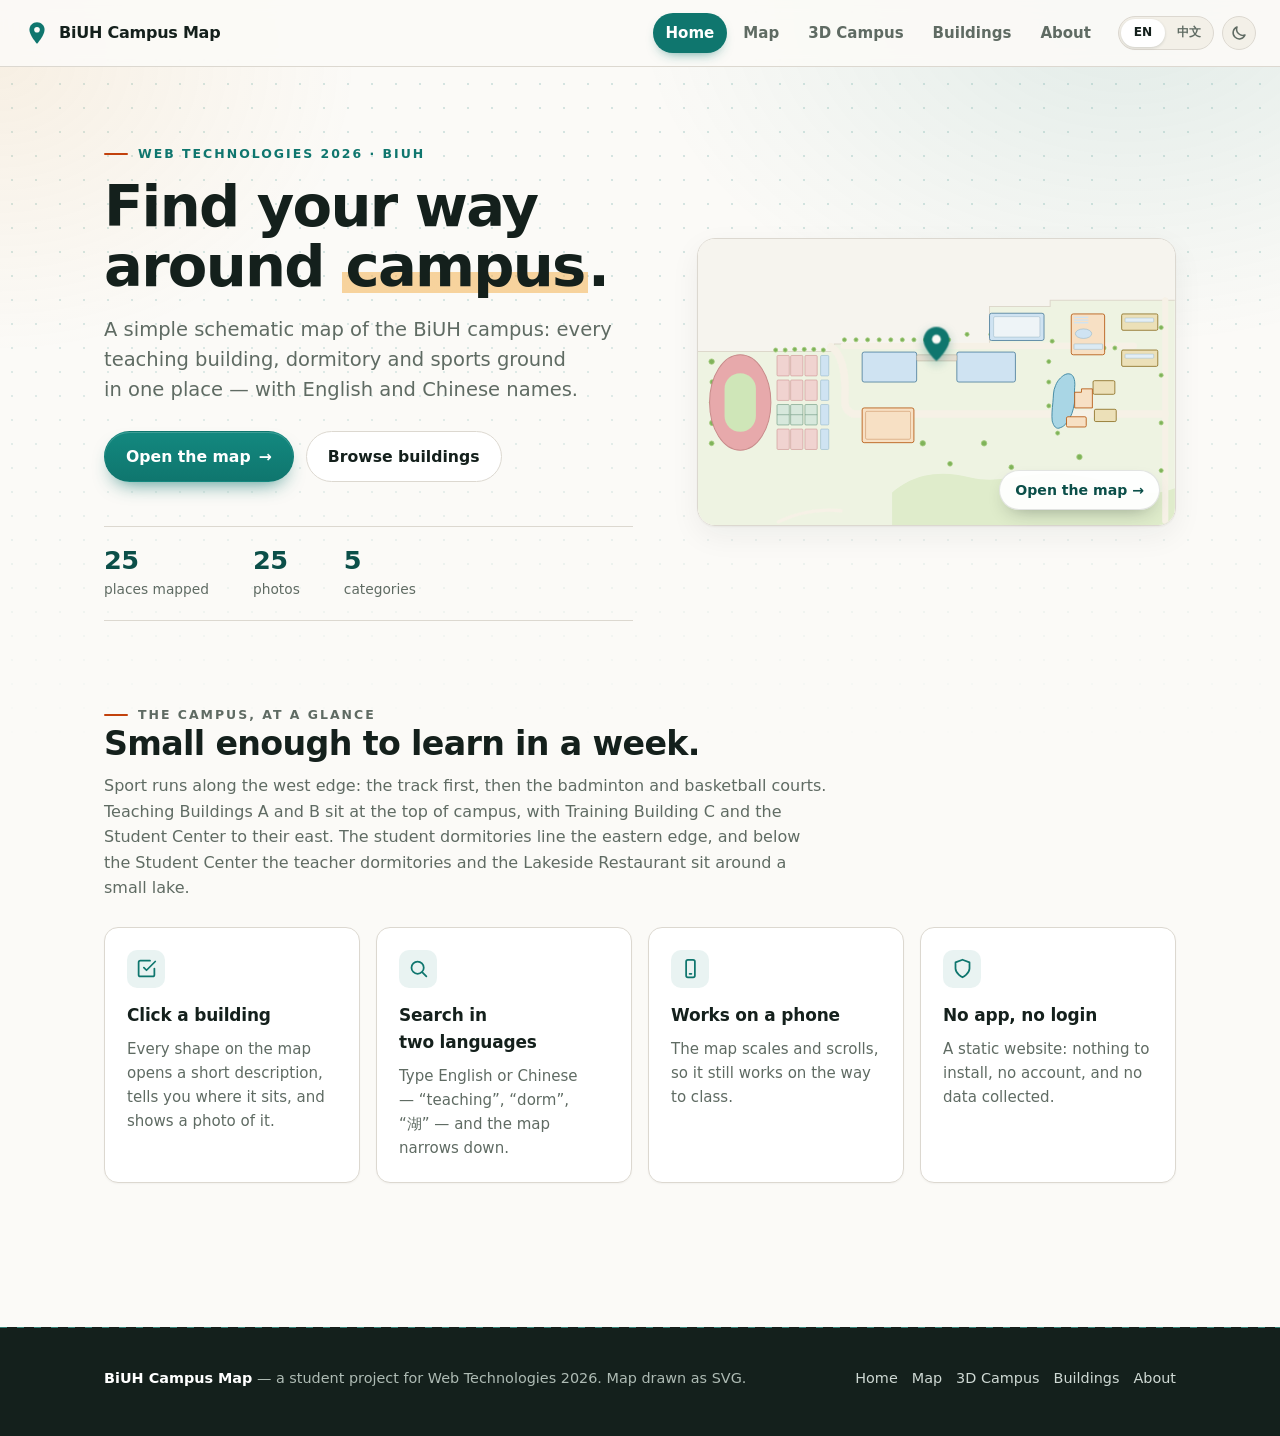
<file: index.html>
<!doctype html>
<html lang="en">
<head>
<meta charset="utf-8">
<meta name="viewport" content="width=device-width, initial-scale=1">
<title data-zh="BiUH 校园地图">BiUH Campus Map</title>
<meta name="description" content="A simple schematic map of the BiUH campus. Find every teaching building, dormitory and sports ground in one place.">
<meta name="theme-color" content="#0f766e">

<!-- Open Graph — update these if the username or repository changes. -->
<meta property="og:title" content="BiUH Campus Map">
<meta property="og:description" content="A simple schematic map of the BiUH campus — find every building, fast.">
<meta property="og:image" content="https://kalueriw.github.io/campus-map/images/og-image.jpg">
<meta property="og:url" content="https://kalueriw.github.io/campus-map/">
<meta property="og:type" content="website">
<meta name="twitter:card" content="summary_large_image">

<link rel="icon" href="images/favicon-32.png" sizes="32x32">
<link rel="canonical" href="https://kalueriw.github.io/campus-map/">
<link rel="apple-touch-icon" href="images/apple-touch-icon.png">
<script>
  /* Choose the theme before the page paints, so a dark page never flashes
     white: the saved choice first, otherwise the system setting. */
  (function () {
    var theme = null;
    try { theme = localStorage.getItem('campus-map-theme'); } catch (error) {}
    if (theme !== 'dark' && theme !== 'light') {
      theme = window.matchMedia && window.matchMedia('(prefers-color-scheme: dark)').matches ? 'dark' : 'light';
    }
    document.documentElement.setAttribute('data-theme', theme);
  })();
</script>
<link rel="stylesheet" href="style.css">
</head>
<body>
<a class="skip-link" href="#main" data-zh="跳到主要内容">Skip to content</a>

<header class="site-header">
  <div class="wrap header-inner">
    <a class="brand" href="index.html">
      <svg viewBox="0 0 24 24" aria-hidden="true" focusable="false">
        <path d="M12 2C8.1 2 5 5.1 5 9c0 5.2 7 13 7 13s7-7.8 7-13c0-3.9-3.1-7-7-7Z" fill="currentColor"/>
        <circle cx="12" cy="9" r="2.6" fill="#fbfaf7"/>
      </svg>
      BiUH Campus Map
    </a>
    <nav class="site-nav" aria-label="Main" data-al-zh="主导航">
      <a href="index.html" aria-current="page" data-zh="首页">Home</a>
      <a href="map.html" data-zh="地图">Map</a>
      <a href="campus.html" data-zh="3D 校园">3D Campus</a>
      <a href="buildings.html" data-zh="建筑">Buildings</a>
      <a href="about.html" data-zh="关于">About</a>
    </nav>
    <div class="header-tools">
      <div class="lang-switch" role="group" aria-label="Language" data-al-zh="语言">
        <button type="button" data-lang-btn="en" aria-pressed="true">EN</button>
        <button type="button" data-lang-btn="zh" aria-pressed="false">中文</button>
      </div>
      <button class="theme-toggle" type="button" data-theme-toggle aria-pressed="false" aria-label="Dark mode" data-al-zh="深色模式">
        <svg class="icon-moon" viewBox="0 0 24 24" aria-hidden="true" focusable="false"><path d="M20 14.6A8.2 8.2 0 0 1 9.4 4 8.2 8.2 0 1 0 20 14.6Z" fill="none" stroke="currentColor" stroke-width="2" stroke-linejoin="round"/></svg>
        <svg class="icon-sun" viewBox="0 0 24 24" aria-hidden="true" focusable="false"><circle cx="12" cy="12" r="4.2" fill="none" stroke="currentColor" stroke-width="2"/><path d="M12 2.5v2.2M12 19.3v2.2M2.5 12h2.2M19.3 12h2.2M5.3 5.3l1.6 1.6M17.1 17.1l1.6 1.6M5.3 18.7l1.6-1.6M17.1 6.9l1.6-1.6" stroke="currentColor" stroke-width="2" stroke-linecap="round"/></svg>
      </button>
    </div>
  </div>
</header>

<main id="main">
  <section class="hero wrap">
    <div class="hero-grid">
      <div>
        <p class="kicker">Web Technologies 2026 · BiUH</p>
        <h1><span data-zh="在校园里">Find your way around </span><span class="hl" data-zh="找到方向">campus</span><span data-zh="。">.</span></h1>
        <p class="lead" data-zh="一张简洁的 BiUH 校园示意图：教学楼、宿舍、运动场都在一处，中英文名称齐全。">A simple schematic map of the BiUH campus: every teaching building, dormitory and sports ground in one place — with English and Chinese names.</p>
        <div class="hero-actions">
          <a class="btn btn-primary" href="map.html" data-zh="打开地图">Open the map</a>
          <a class="btn btn-ghost" href="buildings.html" data-zh="浏览建筑">Browse buildings</a>
        </div>
        <div class="stats">
          <div class="stat"><strong>25</strong><span data-zh="个地点">places mapped</span></div>
          <div class="stat"><strong>25</strong><span data-zh="张照片">photos</span></div>
          <div class="stat"><strong>5</strong><span data-zh="个分类">categories</span></div>
        </div>
      </div>

      <a class="hero-map" href="map.html" aria-label="Open the campus map" data-al-zh="打开校园地图">
        <svg viewBox="0 0 700 420" aria-hidden="true" focusable="false">
          <rect width="700" height="420" fill="#f6f4ee"/>
          <path d="M0 165H200V154H428V99H517V90H700V420H0Z" fill="#eef3e2"/>
          <path d="M0 165H200V154H428V99H517V90H700" fill="none" stroke="#ddd8cb" stroke-width="1.5"/>
          <path d="M285 420V372C320 342 360 340 400 350C440 360 480 344 520 344C560 344 600 356 640 368C665 376 685 372 700 366V420Z" fill="#dfeccb"/>

          <g fill="none" stroke="#f6f1e6" stroke-linecap="round">
            <path d="M195 158C212 168 216 200 216 218C216 240 212 250 228 257H686" stroke-width="11"/>
            <path d="M214 157H640" stroke-width="9"/>
            <path d="M686 90V414" stroke-width="9"/>
            <path d="M118 415C150 400 180 396 210 399" stroke-width="5"/>
          </g>

          <g aria-hidden="true">
            <circle cx="20" cy="180" r="4" fill="#7fb35a" stroke="#a8cf83" stroke-width="1.2"/>
            <circle cx="21" cy="210" r="3.5" fill="#7fb35a" stroke="#a8cf83" stroke-width="1.2"/>
            <circle cx="20" cy="240" r="3.5" fill="#7fb35a" stroke="#a8cf83" stroke-width="1.2"/>
            <circle cx="21" cy="270" r="4" fill="#7fb35a" stroke="#a8cf83" stroke-width="1.2"/>
            <circle cx="20" cy="300" r="3.5" fill="#7fb35a" stroke="#a8cf83" stroke-width="1.2"/>
            <circle cx="114" cy="163" r="3" fill="#7fb35a" stroke="#a8cf83" stroke-width="1.2"/>
            <circle cx="128" cy="163" r="3" fill="#7fb35a" stroke="#a8cf83" stroke-width="1.2"/>
            <circle cx="142" cy="162" r="3" fill="#7fb35a" stroke="#a8cf83" stroke-width="1.2"/>
            <circle cx="156" cy="162" r="3" fill="#7fb35a" stroke="#a8cf83" stroke-width="1.2"/>
            <circle cx="170" cy="162" r="3" fill="#7fb35a" stroke="#a8cf83" stroke-width="1.2"/>
            <circle cx="184" cy="163" r="3" fill="#7fb35a" stroke="#a8cf83" stroke-width="1.2"/>
            <circle cx="215" cy="148" r="3" fill="#7fb35a" stroke="#a8cf83" stroke-width="1.2"/>
            <circle cx="232" cy="148" r="3" fill="#7fb35a" stroke="#a8cf83" stroke-width="1.2"/>
            <circle cx="249" cy="148" r="3" fill="#7fb35a" stroke="#a8cf83" stroke-width="1.2"/>
            <circle cx="266" cy="148" r="3" fill="#7fb35a" stroke="#a8cf83" stroke-width="1.2"/>
            <circle cx="283" cy="148" r="3" fill="#7fb35a" stroke="#a8cf83" stroke-width="1.2"/>
            <circle cx="300" cy="148" r="3" fill="#7fb35a" stroke="#a8cf83" stroke-width="1.2"/>
            <circle cx="317" cy="148" r="3" fill="#7fb35a" stroke="#a8cf83" stroke-width="1.2"/>
            <circle cx="334" cy="148" r="3" fill="#7fb35a" stroke="#a8cf83" stroke-width="1.2"/>
            <circle cx="351" cy="148" r="3" fill="#7fb35a" stroke="#a8cf83" stroke-width="1.2"/>
            <circle cx="368" cy="148" r="3" fill="#7fb35a" stroke="#a8cf83" stroke-width="1.2"/>
            <circle cx="395" cy="140" r="3" fill="#7fb35a" stroke="#a8cf83" stroke-width="1.2"/>
            <circle cx="430" cy="140" r="3" fill="#7fb35a" stroke="#a8cf83" stroke-width="1.2"/>
            <circle cx="465" cy="145" r="3" fill="#7fb35a" stroke="#a8cf83" stroke-width="1.2"/>
            <circle cx="520" cy="150" r="3" fill="#7fb35a" stroke="#a8cf83" stroke-width="1.2"/>
            <circle cx="596" cy="160" r="3" fill="#7fb35a" stroke="#a8cf83" stroke-width="1.2"/>
            <circle cx="612" cy="160" r="3" fill="#7fb35a" stroke="#a8cf83" stroke-width="1.2"/>
            <circle cx="515" cy="180" r="3" fill="#7fb35a" stroke="#a8cf83" stroke-width="1.2"/>
            <circle cx="515" cy="210" r="3" fill="#7fb35a" stroke="#a8cf83" stroke-width="1.2"/>
            <circle cx="515" cy="245" r="3" fill="#7fb35a" stroke="#a8cf83" stroke-width="1.2"/>
            <circle cx="528" cy="285" r="3" fill="#7fb35a" stroke="#a8cf83" stroke-width="1.2"/>
            <circle cx="330" cy="300" r="4" fill="#7fb35a" stroke="#a8cf83" stroke-width="1.2"/>
            <circle cx="370" cy="330" r="3.5" fill="#7fb35a" stroke="#a8cf83" stroke-width="1.2"/>
            <circle cx="420" cy="300" r="4" fill="#7fb35a" stroke="#a8cf83" stroke-width="1.2"/>
            <circle cx="460" cy="335" r="3.5" fill="#7fb35a" stroke="#a8cf83" stroke-width="1.2"/>
            <circle cx="560" cy="320" r="4" fill="#7fb35a" stroke="#a8cf83" stroke-width="1.2"/>
            <circle cx="680" cy="130" r="3" fill="#7fb35a" stroke="#a8cf83" stroke-width="1.2"/>
            <circle cx="680" cy="200" r="3" fill="#7fb35a" stroke="#a8cf83" stroke-width="1.2"/>
            <circle cx="680" cy="270" r="3" fill="#7fb35a" stroke="#a8cf83" stroke-width="1.2"/>
            <circle cx="680" cy="340" r="3" fill="#7fb35a" stroke="#a8cf83" stroke-width="1.2"/>
          </g>

          <!-- sports field -->
          <ellipse cx="62" cy="240" rx="45" ry="70" fill="#e7a9ab" stroke="#c98b8b" stroke-width="1.5"/>
          <rect x="39" y="197" width="46" height="86" rx="23" fill="#cfe6b8"/>

          <!-- basketball courts, three rows -->
          <g fill="#f0d3d0" stroke="#c98b8b" stroke-width="0.8">
            <rect x="116" y="171" width="18" height="30" rx="1.5"/>
            <rect x="136" y="171" width="18" height="30" rx="1.5"/>
            <rect x="157" y="171" width="18" height="30" rx="1.5"/>
            <rect x="116" y="207" width="18" height="30" rx="1.5"/>
            <rect x="136" y="207" width="18" height="30" rx="1.5"/>
            <rect x="157" y="207" width="18" height="30" rx="1.5"/>
            <rect x="116" y="279" width="18" height="30" rx="1.5"/>
            <rect x="136" y="279" width="18" height="30" rx="1.5"/>
            <rect x="157" y="279" width="18" height="30" rx="1.5"/>
          </g>

          <!-- badminton courts, second row up from the bottom -->
          <g fill="#d7e8dc" stroke="#5f8f74" stroke-width="0.8">
            <rect x="116" y="243" width="18" height="30" rx="1.5"/>
            <rect x="136" y="243" width="18" height="30" rx="1.5"/>
            <rect x="157" y="243" width="18" height="30" rx="1.5"/>
          </g>
          <g stroke="#4f7f66" stroke-width="0.7">
            <line x1="116" y1="258" x2="134" y2="258"/>
            <line x1="136" y1="258" x2="154" y2="258"/>
            <line x1="157" y1="258" x2="175" y2="258"/>
          </g>
          <g fill="#cfe3f2" stroke="#8fb3c8" stroke-width="0.8">
            <rect x="180" y="171" width="12" height="30" rx="1.5"/>
            <rect x="180" y="207" width="12" height="30" rx="1.5"/>
            <rect x="180" y="243" width="12" height="30" rx="1.5"/>
            <rect x="180" y="279" width="12" height="30" rx="1.5"/>
          </g>

          <!-- welcome center -->
          <rect x="241" y="248" width="76" height="51" rx="3" fill="#f7e0c4" stroke="#b45309" stroke-width="1.2"/>
          <rect x="246" y="253" width="66" height="41" rx="2" fill="none" stroke="#c98f5e" stroke-width="0.8"/>

          <!-- teaching buildings -->
          <rect x="241" y="166" width="80" height="44" rx="3" fill="#cfe3f2" stroke="#4a7c9b" stroke-width="1.2"/>
          <rect x="380" y="166" width="86" height="44" rx="3" fill="#cfe3f2" stroke="#4a7c9b" stroke-width="1.2"/>
          <rect x="321" y="170" width="59" height="9" rx="2" fill="#e6dfd2" stroke="#b9ae99" stroke-width="0.8"/>

          <!-- training building -->
          <rect x="428" y="109" width="80" height="40" rx="3" fill="#cfe3f2" stroke="#4a7c9b" stroke-width="1.2"/>
          <rect x="434" y="114" width="68" height="30" rx="2" fill="#eef4f7" stroke="#9db9c8" stroke-width="0.8"/>

          <!-- student center -->
          <rect x="548" y="110" width="49" height="60" rx="3" fill="#f7e0c4" stroke="#b45309" stroke-width="1.2"/>
          <rect x="552" y="114" width="21" height="2" fill="#cfe3f2"/>
          <rect x="552" y="118" width="21" height="2" fill="#cfe3f2"/>
          <rect x="552" y="122" width="21" height="2" fill="#cfe3f2"/>
          <ellipse cx="566" cy="139" rx="12" ry="7" fill="#cfe3f2" stroke="#8fb3c8" stroke-width="0.8"/>
          <rect x="552" y="154" width="42" height="8" rx="1" fill="#dbeaf3" stroke="#9db9c8" stroke-width="0.8"/>

          <!-- student dormitories, eastern edge -->
          <rect x="622" y="110" width="53" height="24" rx="2" fill="#ece0b8" stroke="#8a6d1f" stroke-width="1.2"/>
          <rect x="627" y="116" width="42" height="6" rx="1" fill="#e3eef5" stroke="#9db9c8" stroke-width="0.7"/>
          <rect x="622" y="163" width="53" height="24" rx="2" fill="#ece0b8" stroke="#8a6d1f" stroke-width="1.2"/>
          <rect x="627" y="169" width="42" height="6" rx="1" fill="#e3eef5" stroke="#9db9c8" stroke-width="0.7"/>

          <!-- lake -->
          <path d="M542 198C549 197 552 202 553 209C554 215 552 221 553 228C554 237 552 247 549 256C545 266 539 275 532 277C526 280 522 275 520 267C519 259 520 250 521 240C522 232 521 223 525 215C528 207 533 203 537 200C539 199 541 198 542 198Z" fill="#a9d6e5" stroke="#2b7a99" stroke-width="1.2"/>

          <!-- teacher cluster beside the lake -->
          <rect x="580" y="208" width="32" height="20" rx="2" fill="#ece0b8" stroke="#8a6d1f" stroke-width="1.2"/>
          <rect x="582" y="250" width="32" height="18" rx="2" fill="#ece0b8" stroke="#8a6d1f" stroke-width="1.2"/>
          <path d="M553 225H563V220H579V248H553Z" fill="#f7e0c4" stroke="#b45309" stroke-width="1.2"/>
          <rect x="541" y="261" width="29" height="15" rx="2" fill="#f7e0c4" stroke="#b45309" stroke-width="1.2"/>

          <g class="hero-pin" transform="translate(350 152)">
            <ellipse class="hero-pulse" cy="27" rx="16" ry="6" fill="none" stroke="#0f766e" stroke-width="2"/>
            <g class="hero-pin-drop">
              <path d="M0 -23C-10.5 -23 -19 -14.5 -19 -4C-19 10 0 27 0 27S19 10 19 -4C19 -14.5 10.5 -23 0 -23Z" fill="#0f766e"/>
              <circle cy="-5" r="6.5" fill="#fbfaf7"/>
            </g>
          </g>
        </svg>
        <span class="hero-map-cta" aria-hidden="true" data-zh="打开地图 →">Open the map →</span>
      </a>
    </div>
  </section>

  <section class="section wrap">
    <div class="section-head">
      <p class="kicker" data-zh="校园概览">The campus, at a glance</p>
      <h2 data-zh="一周就能走遍的校园。">Small enough to learn in a week.</h2>
      <p data-zh="运动区在校园西侧：先是操场，然后是羽毛球场和篮球场。教学楼 A、B 位于校园北侧，实训楼C和学生中心在它们东边。学生宿舍沿东侧排列，学生中心下方则是湖边的一圈教师公寓和湖畔坊餐厅。">Sport runs along the west edge: the track first, then the badminton and basketball courts. Teaching Buildings A and B sit at the top of campus, with Training Building C and the Student Center to their east. The student dormitories line the eastern edge, and below the Student Center the teacher dormitories and the Lakeside Restaurant sit around a small lake.</p>
    </div>

    <div class="cards">
      <article class="card">
        <div class="card-icon" aria-hidden="true">
          <svg viewBox="0 0 24 24" fill="none" stroke="currentColor" stroke-width="2" stroke-linecap="round" stroke-linejoin="round">
            <path d="m9 11 3 3L22 4"/><path d="M21 12v7a2 2 0 0 1-2 2H5a2 2 0 0 1-2-2V5a2 2 0 0 1 2-2h11"/>
          </svg>
        </div>
        <h3 data-zh="点开任意一栋楼">Click a building</h3>
        <p data-zh="地图上的每个图形都能打开简短介绍、位置说明和实拍照片。">Every shape on the map opens a short description, tells you where it sits, and shows a photo of it.</p>
      </article>

      <article class="card">
        <div class="card-icon" aria-hidden="true">
          <svg viewBox="0 0 24 24" fill="none" stroke="currentColor" stroke-width="2" stroke-linecap="round" stroke-linejoin="round">
            <circle cx="11" cy="11" r="7"/><path d="m21 21-4.3-4.3"/>
          </svg>
        </div>
        <h3 data-zh="中英文都能搜">Search in two languages</h3>
        <p data-zh="输入英文或中文——「teaching」「宿舍」「湖」——地图会即时筛选。">Type English or Chinese — “teaching”, “dorm”, “湖” — and the map narrows down.</p>
      </article>

      <article class="card">
        <div class="card-icon" aria-hidden="true">
          <svg viewBox="0 0 24 24" fill="none" stroke="currentColor" stroke-width="2" stroke-linecap="round" stroke-linejoin="round">
            <rect x="7" y="2" width="10" height="20" rx="2"/><path d="M11 18h2"/>
          </svg>
        </div>
        <h3 data-zh="手机上也能用">Works on a phone</h3>
        <p data-zh="地图会随屏幕缩放、可横向滑动，去上课的路上也能用。">The map scales and scrolls, so it still works on the way to class.</p>
      </article>

      <article class="card">
        <div class="card-icon" aria-hidden="true">
          <svg viewBox="0 0 24 24" fill="none" stroke="currentColor" stroke-width="2" stroke-linecap="round" stroke-linejoin="round">
            <path d="M12 22s8-4 8-10V5l-8-3-8 3v7c0 6 8 10 8 10Z"/>
          </svg>
        </div>
        <h3 data-zh="无需安装，无需登录">No app, no login</h3>
        <p data-zh="纯静态网站：不装应用、不注册、不收集任何数据。">A static website: nothing to install, no account, and no data collected.</p>
      </article>
    </div>
  </section>
</main>

<footer class="site-footer">
  <div class="wrap footer-inner">
    <p><strong>BiUH Campus Map</strong><span data-zh="——Web Technologies 2026 课程作业。地图以 SVG 绘制。"> — a student project for Web Technologies 2026. Map drawn as SVG.</span></p>
    <nav aria-label="Footer" data-al-zh="页脚导航">
      <a href="index.html" data-zh="首页">Home</a>
      <a href="map.html" data-zh="地图">Map</a>
      <a href="campus.html" data-zh="3D 校园">3D Campus</a>
      <a href="buildings.html" data-zh="建筑">Buildings</a>
      <a href="about.html" data-zh="关于">About</a>
    </nav>
  </div>
</footer>
<script src="site.js"></script>
<script src="i18n.js"></script>
</body>
</html>
</file>
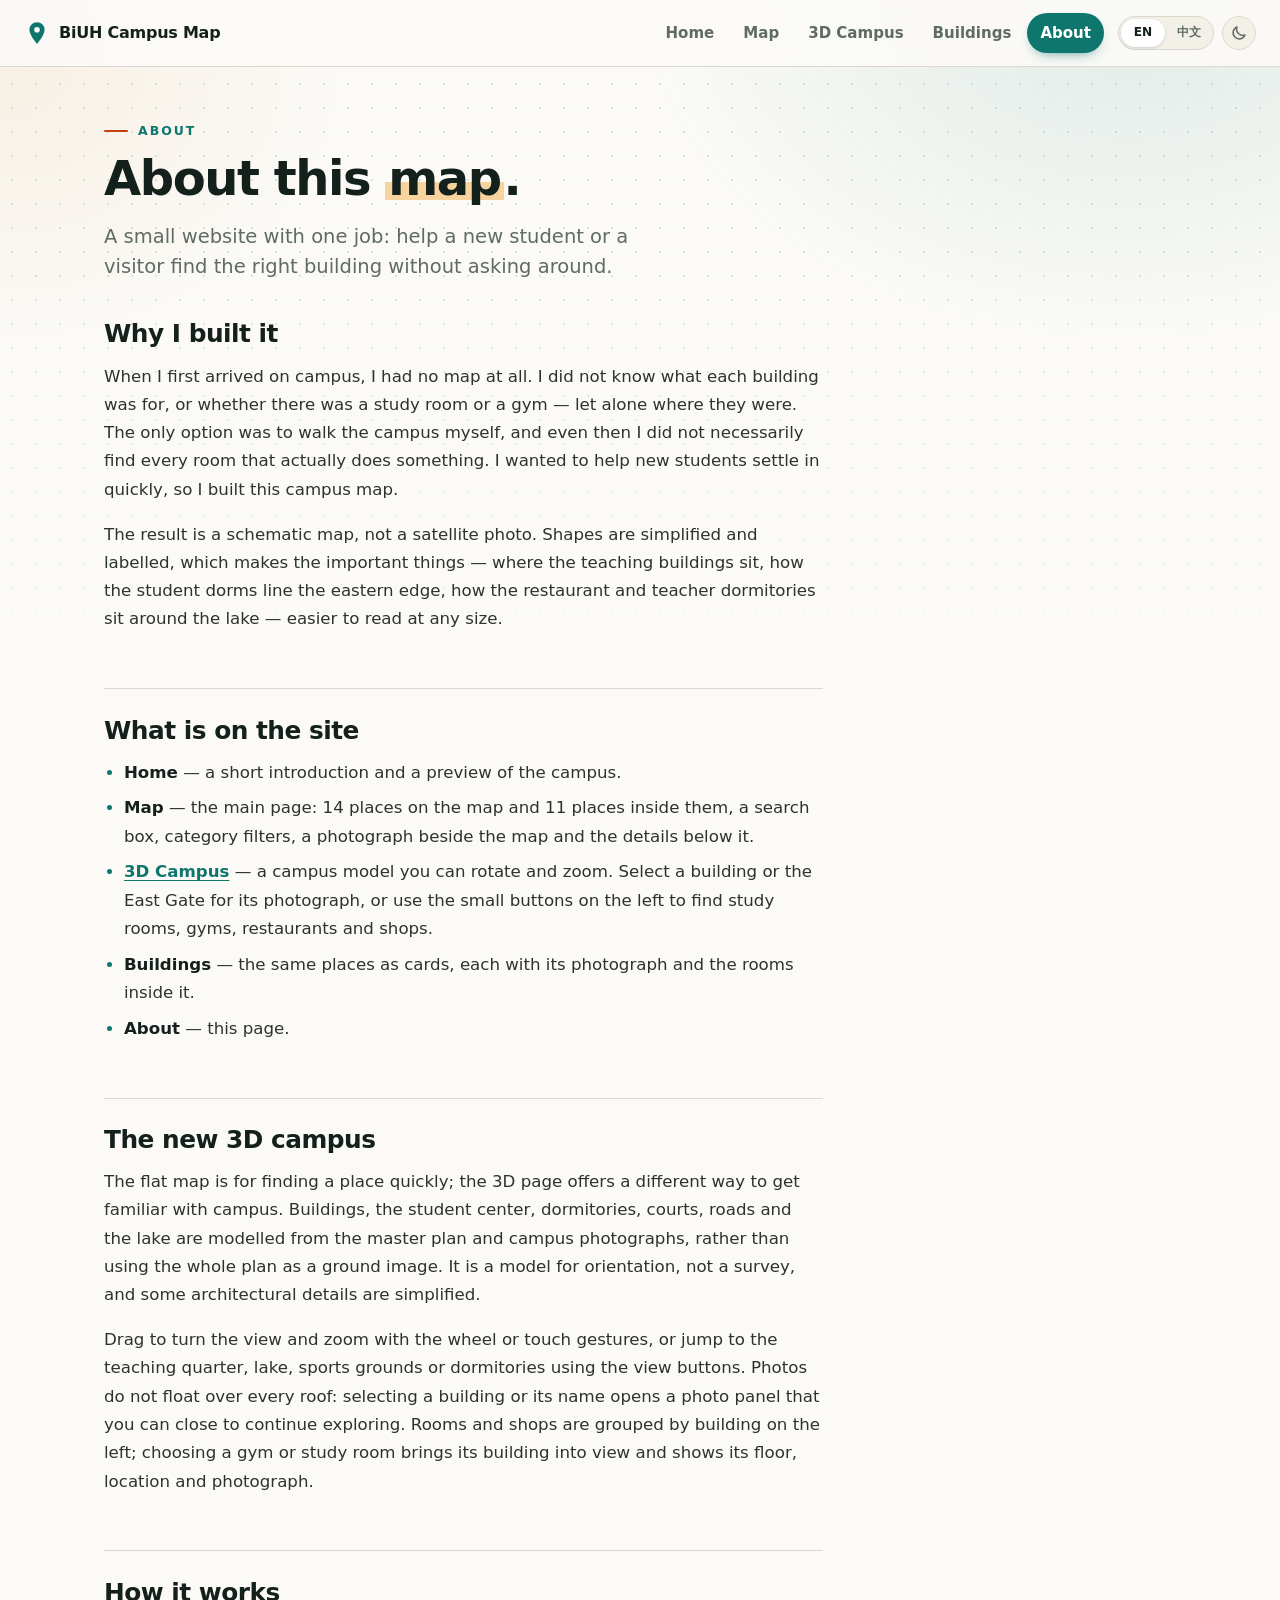
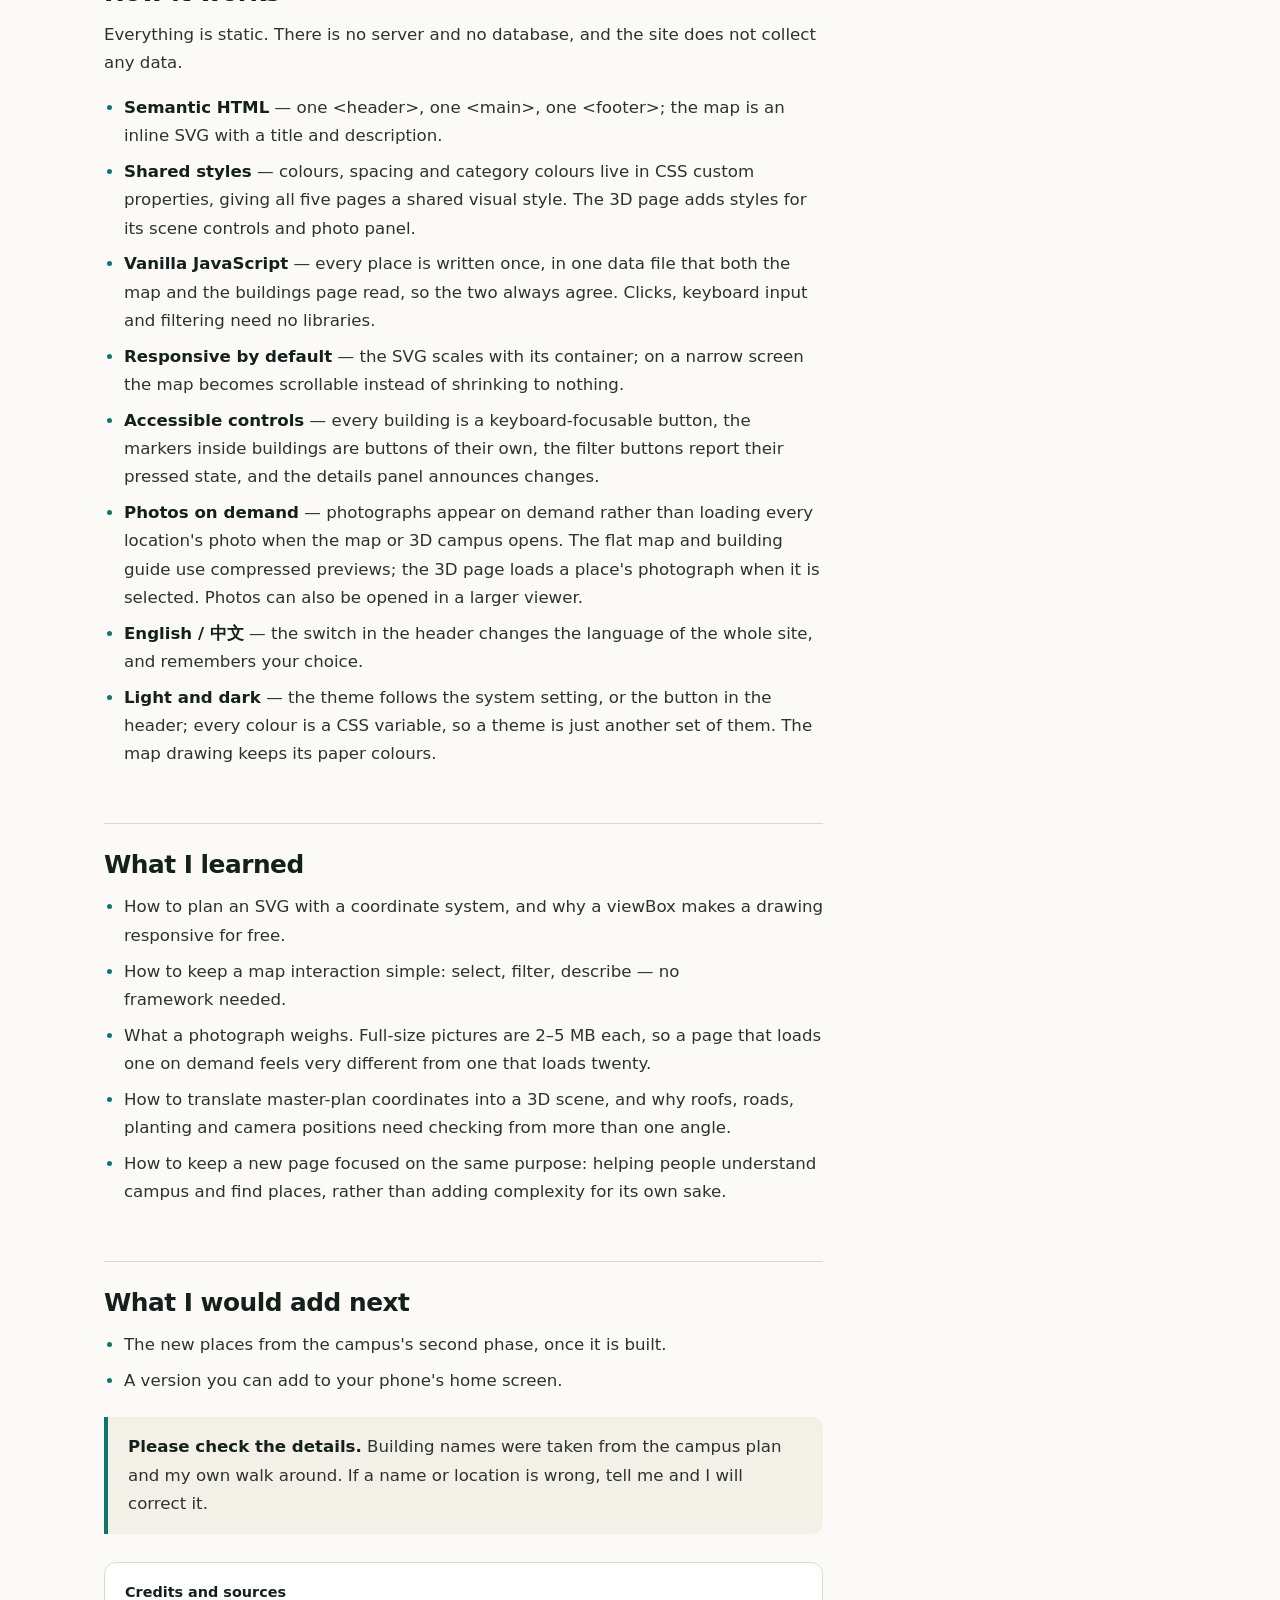
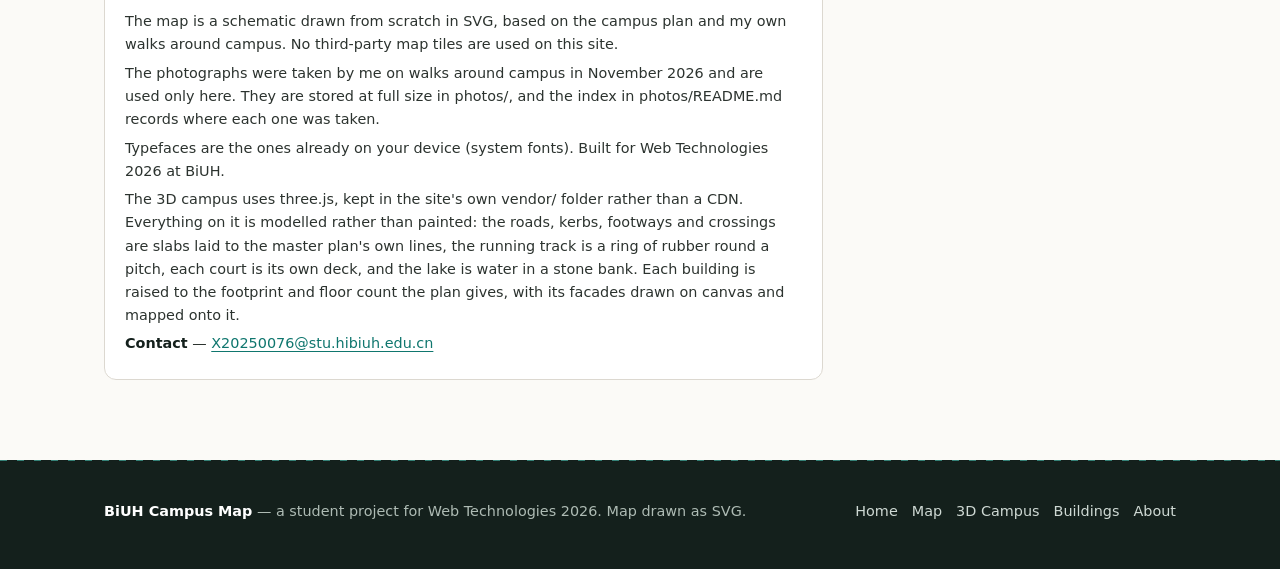
<file: about.html>
<!doctype html>
<html lang="en">
<head>
<meta charset="utf-8">
<meta name="viewport" content="width=device-width, initial-scale=1">
<title data-zh="关于 · BiUH 校园地图">About · BiUH Campus Map</title>
<meta name="description" content="Why and how I built the BiUH Campus Map for my Web Technologies 2026 project.">
<meta name="theme-color" content="#0f766e">

<!-- Open Graph — update these if the username or repository changes. -->
<meta property="og:title" content="About · BiUH Campus Map">
<meta property="og:description" content="Why and how I built the BiUH Campus Map for my Web Technologies 2026 project.">
<meta property="og:image" content="https://kalueriw.github.io/campus-map/images/og-image.jpg">
<meta property="og:url" content="https://kalueriw.github.io/campus-map/about.html">
<meta property="og:type" content="website">
<meta name="twitter:card" content="summary_large_image">

<link rel="icon" href="images/favicon-32.png" sizes="32x32">
<link rel="canonical" href="https://kalueriw.github.io/campus-map/about.html">
<link rel="apple-touch-icon" href="images/apple-touch-icon.png">
<script>
  /* Choose the theme before the page paints, so a dark page never flashes
     white: the saved choice first, otherwise the system setting. */
  (function () {
    var theme = null;
    try { theme = localStorage.getItem('campus-map-theme'); } catch (error) {}
    if (theme !== 'dark' && theme !== 'light') {
      theme = window.matchMedia && window.matchMedia('(prefers-color-scheme: dark)').matches ? 'dark' : 'light';
    }
    document.documentElement.setAttribute('data-theme', theme);
  })();
</script>
<link rel="stylesheet" href="style.css">
</head>
<body>
<a class="skip-link" href="#main" data-zh="跳到主要内容">Skip to content</a>

<header class="site-header">
  <div class="wrap header-inner">
    <a class="brand" href="index.html">
      <svg viewBox="0 0 24 24" aria-hidden="true" focusable="false">
        <path d="M12 2C8.1 2 5 5.1 5 9c0 5.2 7 13 7 13s7-7.8 7-13c0-3.9-3.1-7-7-7Z" fill="currentColor"/>
        <circle cx="12" cy="9" r="2.6" fill="#fbfaf7"/>
      </svg>
      BiUH Campus Map
    </a>
    <nav class="site-nav" aria-label="Main" data-al-zh="主导航">
      <a href="index.html" data-zh="首页">Home</a>
      <a href="map.html" data-zh="地图">Map</a>
      <a href="campus.html" data-zh="3D 校园">3D Campus</a>
      <a href="buildings.html" data-zh="建筑">Buildings</a>
      <a href="about.html" aria-current="page" data-zh="关于">About</a>
    </nav>
    <div class="header-tools">
      <div class="lang-switch" role="group" aria-label="Language" data-al-zh="语言">
        <button type="button" data-lang-btn="en" aria-pressed="true">EN</button>
        <button type="button" data-lang-btn="zh" aria-pressed="false">中文</button>
      </div>
      <button class="theme-toggle" type="button" data-theme-toggle aria-pressed="false" aria-label="Dark mode" data-al-zh="深色模式">
        <svg class="icon-moon" viewBox="0 0 24 24" aria-hidden="true" focusable="false"><path d="M20 14.6A8.2 8.2 0 0 1 9.4 4 8.2 8.2 0 1 0 20 14.6Z" fill="none" stroke="currentColor" stroke-width="2" stroke-linejoin="round"/></svg>
        <svg class="icon-sun" viewBox="0 0 24 24" aria-hidden="true" focusable="false"><circle cx="12" cy="12" r="4.2" fill="none" stroke="currentColor" stroke-width="2"/><path d="M12 2.5v2.2M12 19.3v2.2M2.5 12h2.2M19.3 12h2.2M5.3 5.3l1.6 1.6M17.1 17.1l1.6 1.6M5.3 18.7l1.6-1.6M17.1 6.9l1.6-1.6" stroke="currentColor" stroke-width="2" stroke-linecap="round"/></svg>
      </button>
    </div>
  </div>
</header>

<main id="main" class="wrap">
  <header class="page-head">
    <p class="kicker" data-zh="关于">About</p>
    <h1><span data-zh="关于这张">About this </span><span class="hl" data-zh="地图">map</span><span data-zh="。">.</span></h1>
    <p class="lead" data-zh="一个小网站，只做一件事：让新生或访客不用到处问，就能找到要去的那栋楼。">A small website with one job: help a new student or a visitor find the right building without asking around.</p>
  </header>

  <div class="prose">
    <h2 data-zh="为什么做这个网站">Why I built it</h2>
    <p data-zh="第一次来学校时，我手上没有任何地图。不知道每栋楼分别是做什么用的，也不知道自习室、健身房有没有、在哪里。只能自己把校园走一遍，走完也未必能找齐所有派得上用场的房间。我想帮新生尽快熟悉校园，所以做了这个校园地图网站。">When I first arrived on campus, I had no map at all. I did not know what each building was for, or whether there was a study room or a gym — let alone where they were. The only option was to walk the campus myself, and even then I did not necessarily find every room that actually does something. I wanted to help new students settle in quickly, so I built this campus map.</p>
    <p data-zh="结果是示意图，而不是卫星照片。形状被简化并标注，这样重要的信息——教学楼在哪一侧、学生宿舍怎么沿东边排开、餐厅和教师公寓怎么围着湖——在任何尺寸下都更容易读。">The result is a schematic map, not a satellite photo. Shapes are simplified and labelled, which makes the important things — where the teaching buildings sit, how the student dorms line the eastern edge, how the restaurant and teacher dormitories sit around the lake — easier to read at any size.</p>

    <h2 data-zh="网站有什么">What is on the site</h2>
    <ul>
      <li><strong data-zh="首页">Home</strong><span data-zh="——简短介绍和校园预览。"> — a short introduction and a preview of the campus.</span></li>
      <li><strong data-zh="地图">Map</strong><span data-zh="——主页面：地图上的 14 个地点和楼内的 11 个场所，配有搜索框和分类筛选；点击后照片显示在地图右侧，详情在下方。"> — the main page: 14 places on the map and 11 places inside them, a search box, category filters, a photograph beside the map and the details below it.</span></li>
      <li><strong><a href="campus.html" data-zh="3D 校园">3D Campus</a></strong><span data-zh="——可以旋转、缩放的立体校园。点击建筑或东门查看实拍照片，也可以用左侧的小按钮找到自习室、健身房、餐厅和店铺。"> — a campus model you can rotate and zoom. Select a building or the East Gate for its photograph, or use the small buttons on the left to find study rooms, gyms, restaurants and shops.</span></li>
      <li><strong data-zh="建筑">Buildings</strong><span data-zh="——同样的地点做成卡片，每张都带照片和楼内场所。"> — the same places as cards, each with its photograph and the rooms inside it.</span></li>
      <li><strong data-zh="关于">About</strong><span data-zh="——本页。"> — this page.</span></li>
    </ul>

    <h2 data-zh="新增的 3D 校园">The new 3D campus</h2>
    <p data-zh="平面地图适合快速找地点，3D 页面则让人从不同角度认识校园：教学楼、学生中心、宿舍、球场、道路和小湖，依据校园总平面图与实拍照片搭建立体模型，而不是把整张平面图贴在地上。它是用于认路的校园模型，不是精密测绘图；有些建筑细节做了简化。">The flat map is for finding a place quickly; the 3D page offers a different way to get familiar with campus. Buildings, the student center, dormitories, courts, roads and the lake are modelled from the master plan and campus photographs, rather than using the whole plan as a ground image. It is a model for orientation, not a survey, and some architectural details are simplified.</p>
    <p data-zh="拖动可以旋转视角，滚轮或触控缩放可以拉近、拉远，也能用顶部按钮跳到教学区、湖畔、运动场或宿舍区。照片不会一直悬在楼顶：直接点建筑实体或名称按钮才会打开，关闭后继续看地图。左侧按建筑分组列出房间与店铺；点击健身房或自习室会转到所属建筑，并显示楼层、位置和实拍照片。">Drag to turn the view and zoom with the wheel or touch gestures, or jump to the teaching quarter, lake, sports grounds or dormitories using the view buttons. Photos do not float over every roof: selecting a building or its name opens a photo panel that you can close to continue exploring. Rooms and shops are grouped by building on the left; choosing a gym or study room brings its building into view and shows its floor, location and photograph.</p>

    <h2 data-zh="它是怎么实现的">How it works</h2>
    <p data-zh="全部是静态的。没有服务器，没有数据库，也不收集任何数据。">Everything is static. There is no server and no database, and the site does not collect any data.</p>
    <ul>
      <li><strong>Semantic HTML</strong><span data-zh="——一个 &lt;header&gt;、一个 &lt;main&gt;、一个 &lt;footer&gt;；地图是带标题和描述的内联 SVG。"> — one <code>&lt;header&gt;</code>, one <code>&lt;main&gt;</code>, one <code>&lt;footer&gt;</code>; the map is an inline SVG with a title and description.</span></li>
      <li><strong>Shared styles</strong><span data-zh="——颜色、间距和分类配色放在 CSS 自定义属性里，五个页面共用一套视觉风格；3D 页另有场景按钮和照片面板的样式。"> — colours, spacing and category colours live in CSS custom properties, giving all five pages a shared visual style. The 3D page adds styles for its scene controls and photo panel.</span></li>
      <li><strong>Vanilla JavaScript</strong><span data-zh="——所有地点只写在一个数据文件里，地图和建筑页都从它读取，所以两边永远一致；点击、键盘操作和筛选也都不用任何框架。"> — every place is written once, in one data file that both the map and the buildings page read, so the two always agree. Clicks, keyboard input and filtering need no libraries.</span></li>
      <li><strong>Responsive by default</strong><span data-zh="——SVG 随容器缩放；窄屏时地图改为横向滚动，而不是缩到看不清。"> — the SVG scales with its container; on a narrow screen the map becomes scrollable instead of shrinking to nothing.</span></li>
      <li><strong>Accessible controls</strong><span data-zh="——每栋建筑都是可键盘聚焦的按钮，楼内场所也是独立按钮，筛选按钮会报告按下状态，详情面板会播报变化。"> — every building is a keyboard-focusable button, the markers inside buildings are buttons of their own, the filter buttons report their pressed state, and the details panel announces changes.</span></li>
      <li><strong>Photos on demand</strong><span data-zh="——照片按需显示，进入地图或 3D 校园时不会一次加载所有地点照片。平面地图和建筑页使用压缩预览图，3D 页在选择地点后加载对应照片；照片还可以点开放大。"> — photographs appear on demand rather than loading every location's photo when the map or 3D campus opens. The flat map and building guide use compressed previews; the 3D page loads a place's photograph when it is selected. Photos can also be opened in a larger viewer.</span></li>
      <li><strong>English / 中文</strong><span data-zh="——右上角的开关切换整站语言，并记住你的选择。"> — the switch in the header changes the language of the whole site, and remembers your choice.</span></li>
      <li><strong>Light and dark</strong><span data-zh="——默认跟随系统设置，也可以用右上角的按钮切换；颜色都放在 CSS 变量里，换主题只是换一组变量。地图本身保持纸质地图的配色。"> — the theme follows the system setting, or the button in the header; every colour is a CSS variable, so a theme is just another set of them. The map drawing keeps its paper colours.</span></li>
    </ul>

    <h2 data-zh="我学到了什么">What I learned</h2>
    <ul>
      <li data-zh="如何用坐标系规划一张 SVG，以及为什么一个 viewBox 就能让画布自动响应式。">How to plan an SVG with a coordinate system, and why a <code>viewBox</code> makes a drawing responsive for free.</li>
      <li data-zh="如何把地图交互保持简单：选择、筛选、描述——不需要框架。">How to keep a map interaction simple: select, filter, describe — no framework needed.</li>
      <li data-zh="一张照片有多重。原图每张 2–5 MB，所以按需加载和一次加载二十张是完全不同的体验。">What a photograph weighs. Full-size pictures are 2–5 MB each, so a page that loads one on demand feels very different from one that loads twenty.</li>
      <li data-zh="如何把总平面图上的坐标转换成 3D 场景中的位置，以及为什么屋顶、道路、绿化和镜头都需要从多个角度检查。">How to translate master-plan coordinates into a 3D scene, and why roofs, roads, planting and camera positions need checking from more than one angle.</li>
      <li data-zh="新增页面也要围绕同一个目的：帮助人认识校园、找到地点，而不是让界面越来越复杂。">How to keep a new page focused on the same purpose: helping people understand campus and find places, rather than adding complexity for its own sake.</li>
    </ul>

    <h2 data-zh="接下来想做的">What I would add next</h2>
    <ul>
      <li data-zh="等学校的二期建好之后，把新的地点加进来。">The new places from the campus's second phase, once it is built.</li>
      <li data-zh="做成可以添加到手机桌面的网页。">A version you can add to your phone's home screen.</li>
    </ul>

    <div class="callout">
      <p><strong data-zh="请帮忙核对细节。">Please check the details.</strong><span data-zh="建筑名称来自校园平面图和我自己走的一圈。如果名字或位置有误，告诉我，我会改。"> Building names were taken from the campus plan and my own walk around. If a name or location is wrong, tell me and I will correct it.</span></p>
    </div>

    <div class="credits">
      <p><strong data-zh="素材与来源">Credits and sources</strong></p>
      <p data-zh="地图是依据校园平面图和我自己在校园里的走动，从零绘制的 SVG 示意图。本站没有使用任何第三方地图瓦片。">The map is a schematic drawn from scratch in SVG, based on the campus plan and my own walks around campus. No third-party map tiles are used on this site.</p>
      <p data-zh="照片是我 2026 年 11 月在校园里拍摄的，只用在这里。原图存放在 photos/ 目录下，photos/README.md 记录了每张的拍摄位置。">The photographs were taken by me on walks around campus in November 2026 and are used only here. They are stored at full size in <code>photos/</code>, and the index in <code>photos/README.md</code> records where each one was taken.</p>
      <p data-zh="字体使用设备自带的系统字体。为 BiUH 的 Web Technologies 2026 课程制作。">Typefaces are the ones already on your device (system fonts). Built for Web Technologies 2026 at BiUH.</p>
      <p data-zh="3D 校园用 three.js，拷贝在本站的 vendor/ 目录里，不依赖外部 CDN。场景里的东西都是搭出来的，不是贴上去的：道路、路缘石、人行道和斑马线按总平面图上的线做成实体板，跑道是一圈橡胶围着球场，每片球场单独一块场地，小湖是有石砌驳岸的水面。每栋楼按图纸上的轮廓和层数搭建，立面用 canvas 画出来再贴上去。">The 3D campus uses <a href="https://threejs.org/">three.js</a>, kept in the site's own <code>vendor/</code> folder rather than a CDN. Everything on it is modelled rather than painted: the roads, kerbs, footways and crossings are slabs laid to the master plan's own lines, the running track is a ring of rubber round a pitch, each court is its own deck, and the lake is water in a stone bank. Each building is raised to the footprint and floor count the plan gives, with its facades drawn on canvas and mapped onto it.</p>
      <p><strong data-zh="联系方式">Contact</strong><span data-zh="——"> — </span><a href="mailto:X20250076@stu.hibiuh.edu.cn">X20250076@stu.hibiuh.edu.cn</a></p>
    </div>
  </div>
</main>

<footer class="site-footer">
  <div class="wrap footer-inner">
    <p><strong>BiUH Campus Map</strong><span data-zh="——Web Technologies 2026 课程作业。地图以 SVG 绘制。"> — a student project for Web Technologies 2026. Map drawn as SVG.</span></p>
    <nav aria-label="Footer" data-al-zh="页脚导航">
      <a href="index.html" data-zh="首页">Home</a>
      <a href="map.html" data-zh="地图">Map</a>
      <a href="campus.html" data-zh="3D 校园">3D Campus</a>
      <a href="buildings.html" data-zh="建筑">Buildings</a>
      <a href="about.html" data-zh="关于">About</a>
    </nav>
  </div>
</footer>
<script src="site.js"></script>
<script src="i18n.js"></script>
</body>
</html>
</file>
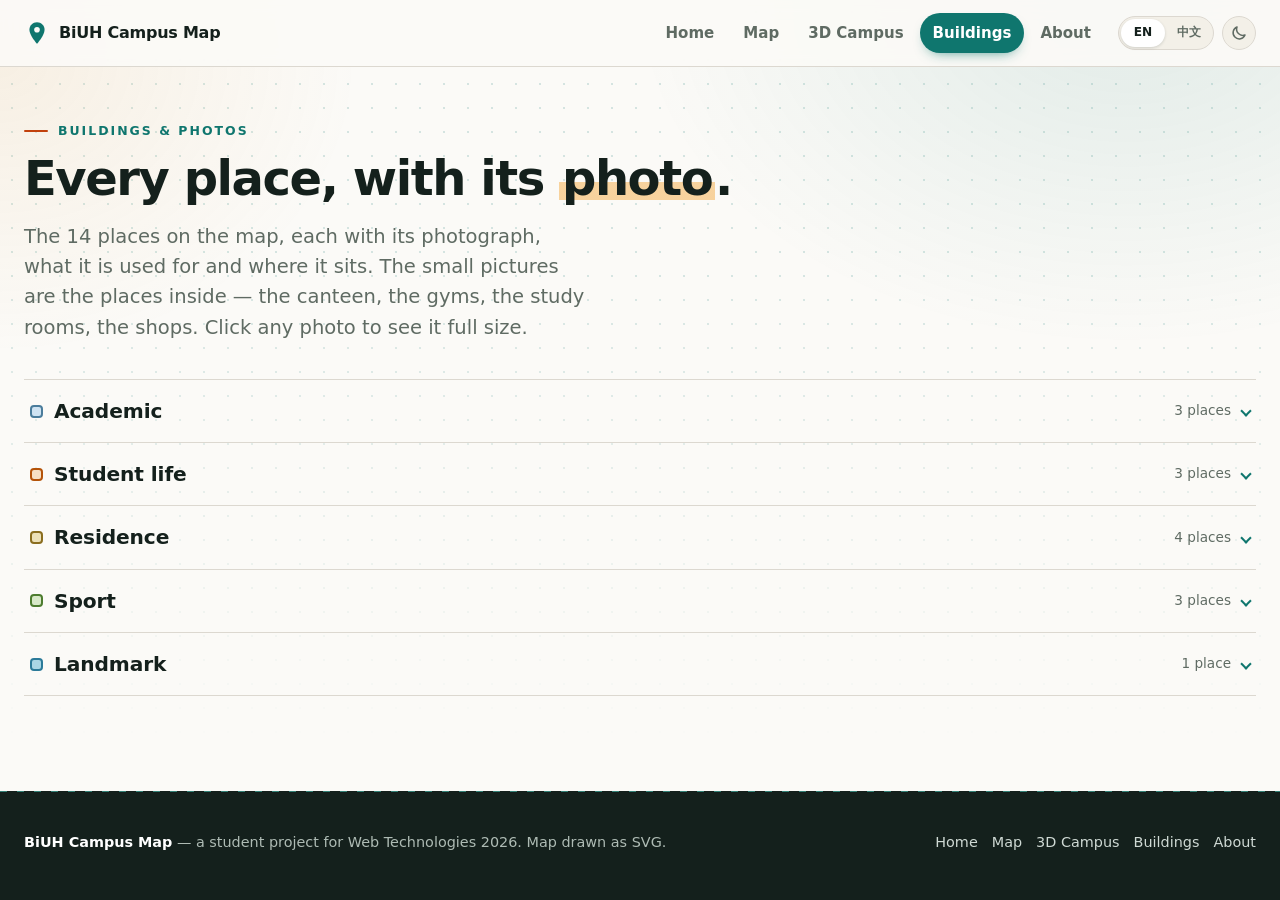
<file: buildings.html>
<!doctype html>
<html lang="en">
<head>
<meta charset="utf-8">
<meta name="viewport" content="width=device-width, initial-scale=1">
<title data-zh="建筑与照片 · BiUH 校园地图">Buildings &amp; photos · BiUH Campus Map</title>
<meta name="description" content="Every building on the BiUH campus with its photograph, plus the canteen, the gyms, the study rooms and the shops inside them.">
<meta name="theme-color" content="#0f766e">

<!-- Open Graph — update these if the username or repository changes. -->
<meta property="og:title" content="Buildings &amp; photos · BiUH Campus Map">
<meta property="og:description" content="Every building on the BiUH campus with its photograph — and the places inside them.">
<meta property="og:image" content="https://kalueriw.github.io/campus-map/images/og-image.jpg">
<meta property="og:url" content="https://kalueriw.github.io/campus-map/buildings.html">
<meta property="og:type" content="website">
<meta name="twitter:card" content="summary_large_image">

<link rel="icon" href="images/favicon-32.png" sizes="32x32">
<link rel="canonical" href="https://kalueriw.github.io/campus-map/buildings.html">
<link rel="apple-touch-icon" href="images/apple-touch-icon.png">
<script>
  /* Choose the theme before the page paints, so a dark page never flashes
     white: the saved choice first, otherwise the system setting. */
  (function () {
    var theme = null;
    try { theme = localStorage.getItem('campus-map-theme'); } catch (error) {}
    if (theme !== 'dark' && theme !== 'light') {
      theme = window.matchMedia && window.matchMedia('(prefers-color-scheme: dark)').matches ? 'dark' : 'light';
    }
    document.documentElement.setAttribute('data-theme', theme);
  })();
</script>
<link rel="stylesheet" href="style.css">
</head>
<body>
<a class="skip-link" href="#main" data-zh="跳到主要内容">Skip to content</a>

<header class="site-header">
  <div class="wrap wrap-wide header-inner">
    <a class="brand" href="index.html">
      <svg viewBox="0 0 24 24" aria-hidden="true" focusable="false">
        <path d="M12 2C8.1 2 5 5.1 5 9c0 5.2 7 13 7 13s7-7.8 7-13c0-3.9-3.1-7-7-7Z" fill="currentColor"/>
        <circle cx="12" cy="9" r="2.6" fill="#fbfaf7"/>
      </svg>
      BiUH Campus Map
    </a>
    <nav class="site-nav" aria-label="Main" data-al-zh="主导航">
      <a href="index.html" data-zh="首页">Home</a>
      <a href="map.html" data-zh="地图">Map</a>
      <a href="campus.html" data-zh="3D 校园">3D Campus</a>
      <a href="buildings.html" aria-current="page" data-zh="建筑">Buildings</a>
      <a href="about.html" data-zh="关于">About</a>
    </nav>
    <div class="header-tools">
      <div class="lang-switch" role="group" aria-label="Language" data-al-zh="语言">
        <button type="button" data-lang-btn="en" aria-pressed="true">EN</button>
        <button type="button" data-lang-btn="zh" aria-pressed="false">中文</button>
      </div>
      <button class="theme-toggle" type="button" data-theme-toggle aria-pressed="false" aria-label="Dark mode" data-al-zh="深色模式">
        <svg class="icon-moon" viewBox="0 0 24 24" aria-hidden="true" focusable="false"><path d="M20 14.6A8.2 8.2 0 0 1 9.4 4 8.2 8.2 0 1 0 20 14.6Z" fill="none" stroke="currentColor" stroke-width="2" stroke-linejoin="round"/></svg>
        <svg class="icon-sun" viewBox="0 0 24 24" aria-hidden="true" focusable="false"><circle cx="12" cy="12" r="4.2" fill="none" stroke="currentColor" stroke-width="2"/><path d="M12 2.5v2.2M12 19.3v2.2M2.5 12h2.2M19.3 12h2.2M5.3 5.3l1.6 1.6M17.1 17.1l1.6 1.6M5.3 18.7l1.6-1.6M17.1 6.9l1.6-1.6" stroke="currentColor" stroke-width="2" stroke-linecap="round"/></svg>
      </button>
    </div>
  </div>
</header>

<main id="main" class="wrap wrap-wide">
  <header class="page-head">
    <p class="kicker" data-zh="建筑与照片">Buildings &amp; photos</p>
    <h1><span data-zh="每个地点，都有">Every place, with its </span><span class="hl" data-zh="照片">photo</span><span data-zh="。">.</span></h1>
    <p class="lead" data-zh="地图上的 14 个地点，每个都有照片、用途说明和位置。卡片下方的小图是建筑内部的场所——餐厅、健身房、自习室，以及宿舍楼下的商铺。点击任意照片可查看大图。">The 14 places on the map, each with its photograph, what it is used for and where it sits. The small pictures are the places inside — the canteen, the gyms, the study rooms, the shops. Click any photo to see it full size.</p>
  </header>

  <!-- The cards are built by buildings.js from data.js, the same list the map
       uses, so a name or a description is only written once. -->
  <div class="building-groups" id="building-groups">
    <noscript>
      <p class="callout">This page builds its cards with JavaScript — turn it on to see the buildings and their photos. 本页的卡片由 JavaScript 生成，请开启 JavaScript 查看。</p>
    </noscript>
  </div>
</main>

<footer class="site-footer">
  <div class="wrap wrap-wide footer-inner">
    <p><strong>BiUH Campus Map</strong><span data-zh="——Web Technologies 2026 课程作业。地图以 SVG 绘制。"> — a student project for Web Technologies 2026. Map drawn as SVG.</span></p>
    <nav aria-label="Footer" data-al-zh="页脚导航">
      <a href="index.html" data-zh="首页">Home</a>
      <a href="map.html" data-zh="地图">Map</a>
      <a href="campus.html" data-zh="3D 校园">3D Campus</a>
      <a href="buildings.html" data-zh="建筑">Buildings</a>
      <a href="about.html" data-zh="关于">About</a>
    </nav>
  </div>
</footer>

<dialog class="lightbox" id="photo-lightbox" aria-label="Photo viewer" data-al-zh="照片查看器">
  <form method="dialog">
    <button class="lightbox-close" type="submit" aria-label="Close the photo" data-al-zh="关闭照片">×</button>
  </form>
  <img alt="">
  <p class="lightbox-caption"></p>
</dialog>

<script src="site.js"></script>
<script src="i18n.js"></script>
<script src="lightbox.js"></script>
<script src="data.js"></script>
<script src="buildings.js"></script>
</body>
</html>
</file>
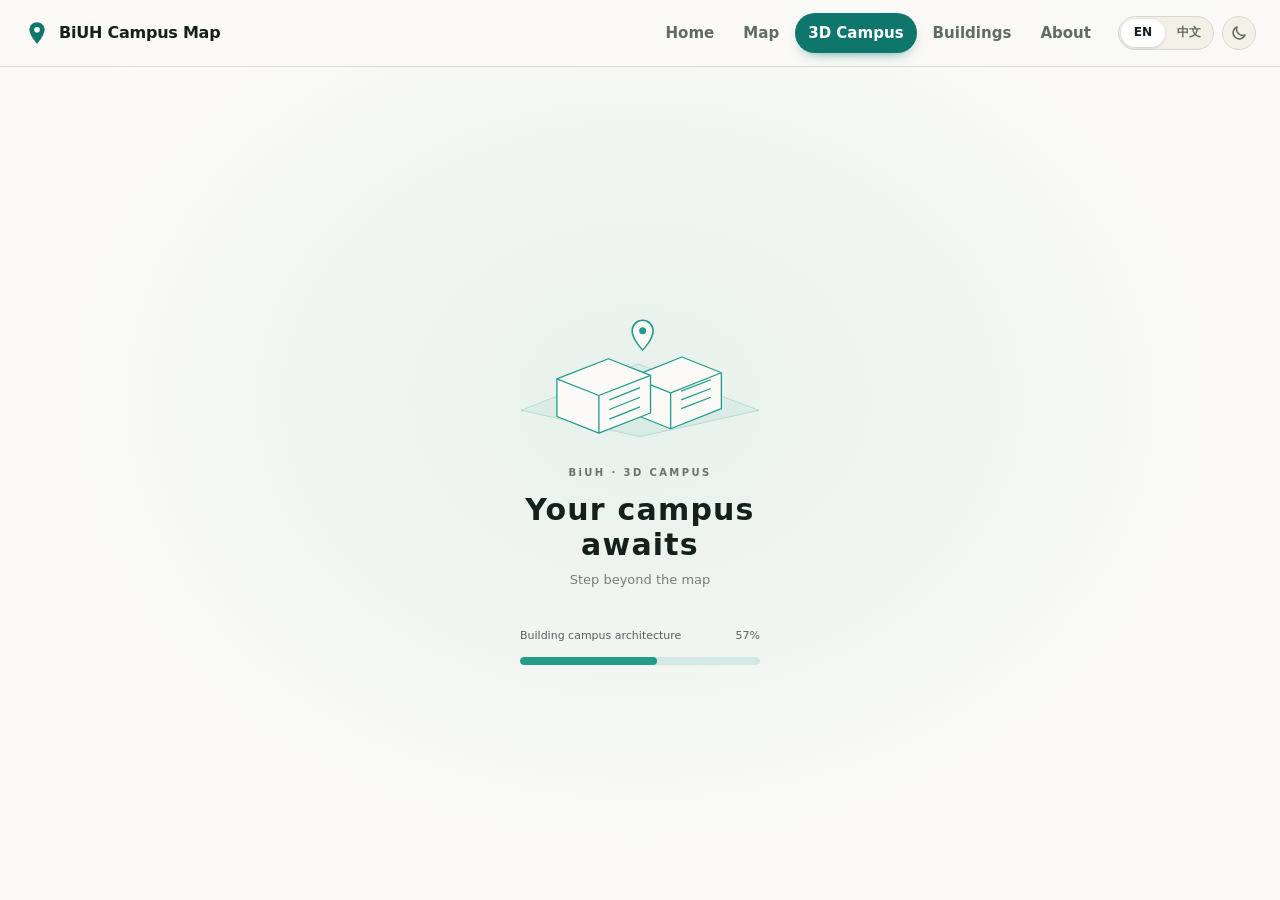
<file: campus.html>
<!doctype html>
<html lang="en">
<head>
<meta charset="utf-8">
<meta name="viewport" content="width=device-width, initial-scale=1">
<title data-zh="3D 校园 · BiUH 校园地图">3D Campus · BiUH Campus Map</title>
<meta name="description" content="Walk around the BiUH campus in 3D. Every teaching building, dormitory, sports ground and the lake, built from the campus master plan — in English or Chinese.">
<meta name="theme-color" content="#0f766e">

<!-- Open Graph — update these if the username or repository changes. -->
<meta property="og:title" content="3D Campus · BiUH Campus Map">
<meta property="og:description" content="Walk around the BiUH campus in 3D, built from the campus master plan.">
<meta property="og:image" content="https://kalueriw.github.io/campus-map/images/og-image.jpg">
<meta property="og:url" content="https://kalueriw.github.io/campus-map/campus.html">
<meta property="og:type" content="website">
<meta name="twitter:card" content="summary_large_image">

<link rel="icon" href="images/favicon-32.png" sizes="32x32">
<link rel="canonical" href="https://kalueriw.github.io/campus-map/campus.html">
<link rel="apple-touch-icon" href="images/apple-touch-icon.png">
<script>
  /* Choose the theme before the page paints, so a dark page never flashes
     white: the saved choice first, otherwise the system setting. */
  (function () {
    var theme = null;
    try { theme = localStorage.getItem('campus-map-theme'); } catch (error) {}
    if (theme !== 'dark' && theme !== 'light') {
      theme = window.matchMedia && window.matchMedia('(prefers-color-scheme: dark)').matches ? 'dark' : 'light';
    }
    document.documentElement.setAttribute('data-theme', theme);
  })();
</script>
<link rel="stylesheet" href="style.css">
<link rel="stylesheet" href="scene.css">
</head>
<body class="page-campus">
<a class="skip-link" href="#main" data-zh="跳到主要内容">Skip to content</a>

<header class="site-header">
  <div class="wrap wrap-wide header-inner">
    <a class="brand" href="index.html">
      <svg viewBox="0 0 24 24" aria-hidden="true" focusable="false">
        <path d="M12 2C8.1 2 5 5.1 5 9c0 5.2 7 13 7 13s7-7.8 7-13c0-3.9-3.1-7-7-7Z" fill="currentColor"/>
        <circle cx="12" cy="9" r="2.6" fill="#fbfaf7"/>
      </svg>
      BiUH Campus Map
    </a>
    <nav class="site-nav" aria-label="Main" data-al-zh="主导航">
      <a href="index.html" data-zh="首页">Home</a>
      <a href="map.html" data-zh="地图">Map</a>
      <a href="campus.html" aria-current="page" data-zh="3D 校园">3D Campus</a>
      <a href="buildings.html" data-zh="建筑">Buildings</a>
      <a href="about.html" data-zh="关于">About</a>
    </nav>
    <div class="header-tools">
      <div class="lang-switch" role="group" aria-label="Language" data-al-zh="语言">
        <button type="button" data-lang-btn="en" aria-pressed="true">EN</button>
        <button type="button" data-lang-btn="zh" aria-pressed="false">中文</button>
      </div>
      <button class="theme-toggle" type="button" data-theme-toggle aria-pressed="false" aria-label="Dark mode" data-al-zh="深色模式">
        <svg class="icon-moon" viewBox="0 0 24 24" aria-hidden="true" focusable="false"><path d="M20 14.6A8.2 8.2 0 0 1 9.4 4 8.2 8.2 0 1 0 20 14.6Z" fill="none" stroke="currentColor" stroke-width="2" stroke-linejoin="round"/></svg>
        <svg class="icon-sun" viewBox="0 0 24 24" aria-hidden="true" focusable="false"><circle cx="12" cy="12" r="4.2" fill="none" stroke="currentColor" stroke-width="2"/><path d="M12 2.5v2.2M12 19.3v2.2M2.5 12h2.2M19.3 12h2.2M5.3 5.3l1.6 1.6M17.1 17.1l1.6 1.6M5.3 18.7l1.6-1.6M17.1 6.9l1.6-1.6" stroke="currentColor" stroke-width="2" stroke-linecap="round"/></svg>
      </button>
    </div>
  </div>
</header>

<main id="main" class="campus-main">

  <!-- The scene fills the page; the panel floats over it on the right. -->
  <div class="stage is-loading" id="stage" aria-busy="true">
    <div class="scene-loading" id="scene-loading" role="status">
      <div class="loading-card">
        <div class="loading-campus" aria-hidden="true">
          <svg viewBox="0 0 320 160" fill="none">
            <path class="loading-ground" d="M24 125 158 72 296 125 160 155Z"/>
            <g class="loading-building loading-building-back"><path d="m150 87 58-23 45 18v41l-58 23-45-18Z"/><path d="m150 87 45 18 58-23m-58 23v41"/><path d="m207 103 34-13m-34 23 34-13m-34 23 34-13"/></g>
            <g class="loading-building loading-building-front"><path d="m65 89 59-23 48 19v43l-59 23-48-19Z"/><path d="m65 89 48 19 59-23m-59 23v43"/><path d="m125 113 35-14m-35 25 35-14m-35 25 35-14"/></g>
            <g class="loading-pin"><path d="M151 34a12 12 0 1 1 24 0c0 10-12 22-12 22s-12-12-12-22Z"/><circle cx="163" cy="34" r="4"/></g>
          </svg>
        </div>
        <p class="loading-eyebrow">BiUH · 3D CAMPUS</p>
        <h2 data-zh="校园，即将呈现">Your campus awaits</h2>
        <p class="loading-subtitle" data-zh="从一张地图，走进校园">Step beyond the map</p>
        <div class="loading-progress-meta"><span id="scene-loading-step">Preparing the campus</span><span id="scene-progress-text" aria-hidden="true">5%</span></div>
        <div class="loading-track" aria-hidden="true"><div id="scene-progress-fill"></div></div>
        <progress class="loading-native-progress" id="scene-progress" max="100" value="5" aria-label="3D campus loading" data-al-zh="3D 校园加载进度">5%</progress>
      </div>
    </div>
    <div class="scene-labels" id="scene-labels" aria-hidden="false"></div>

    <div class="stage-fallback" role="status">
      <p data-zh="这台设备上的浏览器无法显示 3D 校园。">This browser cannot show the 3D campus.</p>
      <a class="btn btn-primary" href="map.html" data-zh="改用平面地图">Use the flat map</a>
    </div>

    <div class="view-bar" role="group" aria-label="Jump to a part of campus" data-al-zh="跳到校园的某个区域">
      <button type="button" data-view="overview" aria-pressed="true" data-zh="全景">Overview</button>
      <button type="button" data-view="teaching" aria-pressed="false" data-zh="教学区">Teaching</button>
      <button type="button" data-view="lake" aria-pressed="false" data-zh="湖畔">Lake</button>
      <button type="button" data-view="sport" aria-pressed="false" data-zh="运动场">Sport</button>
      <button type="button" data-view="dorms" aria-pressed="false" data-zh="宿舍">Dorms</button>
      <button type="button" class="walk-enter" id="walk-enter"><span aria-hidden="true">▶</span> <span data-zh="校园冒险">Adventure</span></button>
    </div>

    <div class="walk-hud" id="walk-hud" hidden>
      <div class="walk-toolbar">
        <span data-zh="第三人称漫游">Third-person walk</span>
        <button type="button" id="walk-exit" data-zh="退出漫游 · Esc">Exit walk · Esc</button>
      </div>
      <p class="walk-help" data-zh="WASD / 方向键移动 · Shift 跑步 · 空格跳跃 · 拖动调整视角">WASD / arrows to move · Shift to run · Space to jump · drag to look</p>
      <div class="walk-pad" role="group" aria-label="Movement" data-al-zh="移动方向">
        <button type="button" data-walk-direction="forward" aria-label="Forward" data-al-zh="向前">↑</button>
        <button type="button" data-walk-direction="left" aria-label="Left" data-al-zh="向左">←</button>
        <button type="button" data-walk-direction="back" aria-label="Back" data-al-zh="向后">↓</button>
        <button type="button" data-walk-direction="right" aria-label="Right" data-al-zh="向右">→</button>
      </div>
      <p class="web-status" id="web-status" role="status" aria-live="polite"></p>
      <button type="button" class="walk-climb" id="walk-climb" aria-keyshortcuts="C" aria-pressed="false" data-zh="爬墙 / 松手 · C">Climb / let go · C</button>
      <button type="button" class="walk-web" id="walk-web" aria-keyshortcuts="E" aria-pressed="false" data-zh="蛛丝 / 松开 · E">Web / release · E</button>
      <button type="button" class="walk-jump" id="walk-jump" aria-keyshortcuts="Space" data-zh="跳跃">Jump</button>
      <button type="button" class="walk-run" id="walk-run" aria-pressed="false" data-zh="跑步">Run</button>
    </div>

    <aside class="scene-panel" id="scene-panel" aria-label="The building you picked" data-al-zh="你选中的建筑"></aside>

    <p class="stage-hint" data-zh="拖动旋转 · 滚轮缩放 · 点建筑看照片">
      Drag to turn · scroll to zoom · click a building for its photo
    </p>
  </div>
</main>

<dialog class="lightbox" id="photo-lightbox" aria-label="Photo viewer" data-al-zh="照片查看器">
  <form method="dialog">
    <button class="lightbox-close" type="submit" aria-label="Close the photo" data-al-zh="关闭照片">×</button>
  </form>
  <img alt="">
  <p class="lightbox-caption"></p>
</dialog>

<script src="data.js"></script>
<script src="i18n.js"></script>
<script src="site.js"></script>
<script src="lightbox.js"></script>
<script type="module" src="scene3d/load.js"></script>
</body>
</html>
</file>
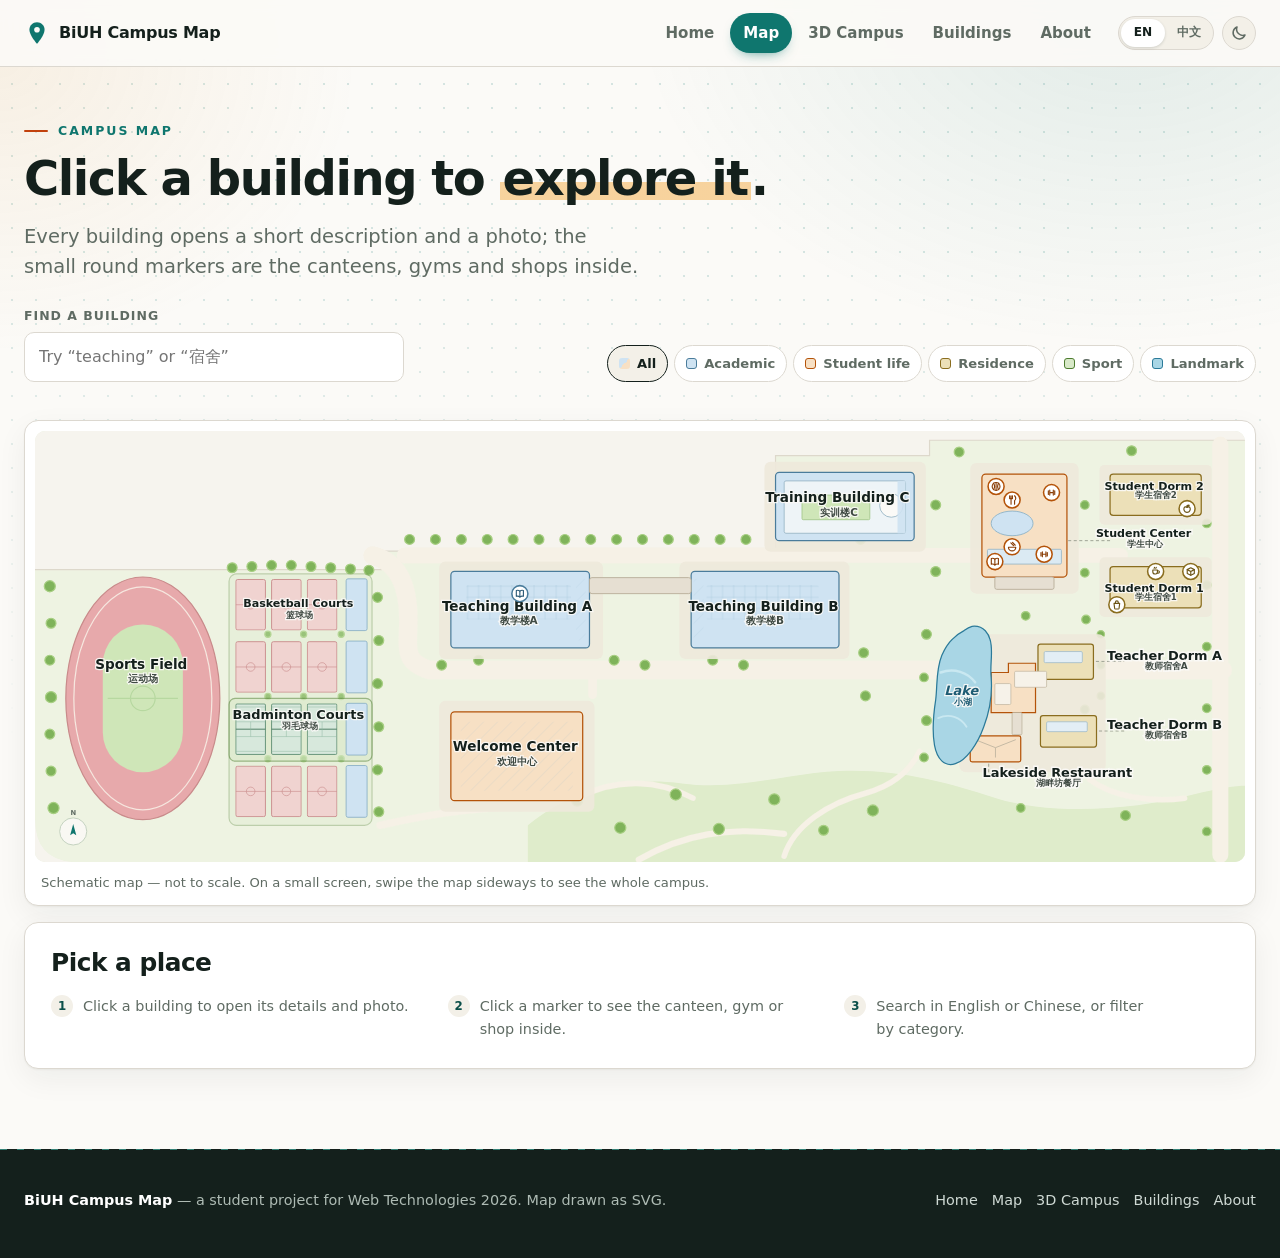
<file: map.html>
<!doctype html>
<html lang="en">
<head>
<meta charset="utf-8">
<meta name="viewport" content="width=device-width, initial-scale=1">
<title data-zh="地图 · BiUH 校园地图">Map · BiUH Campus Map</title>
<meta name="description" content="Interactive schematic map of the BiUH campus. Click a building or a room inside it to see its name, purpose, location and a photograph — in English or Chinese.">
<meta name="theme-color" content="#0f766e">

<!-- Open Graph — update these if the username or repository changes. -->
<meta property="og:title" content="Map · BiUH Campus Map">
<meta property="og:description" content="Interactive schematic map of the BiUH campus. Click a building to see its name, purpose, location and a photograph.">
<meta property="og:image" content="https://kalueriw.github.io/campus-map/images/og-image.jpg">
<meta property="og:url" content="https://kalueriw.github.io/campus-map/map.html">
<meta property="og:type" content="website">
<meta name="twitter:card" content="summary_large_image">

<link rel="icon" href="images/favicon-32.png" sizes="32x32">
<link rel="canonical" href="https://kalueriw.github.io/campus-map/map.html">
<link rel="apple-touch-icon" href="images/apple-touch-icon.png">
<script>
  /* Choose the theme before the page paints, so a dark page never flashes
     white: the saved choice first, otherwise the system setting. */
  (function () {
    var theme = null;
    try { theme = localStorage.getItem('campus-map-theme'); } catch (error) {}
    if (theme !== 'dark' && theme !== 'light') {
      theme = window.matchMedia && window.matchMedia('(prefers-color-scheme: dark)').matches ? 'dark' : 'light';
    }
    document.documentElement.setAttribute('data-theme', theme);
  })();
</script>
<link rel="stylesheet" href="style.css">
</head>
<body>
<a class="skip-link" href="#main" data-zh="跳到主要内容">Skip to content</a>

<header class="site-header">
  <div class="wrap wrap-wide header-inner">
    <a class="brand" href="index.html">
      <svg viewBox="0 0 24 24" aria-hidden="true" focusable="false">
        <path d="M12 2C8.1 2 5 5.1 5 9c0 5.2 7 13 7 13s7-7.8 7-13c0-3.9-3.1-7-7-7Z" fill="currentColor"/>
        <circle cx="12" cy="9" r="2.6" fill="#fbfaf7"/>
      </svg>
      BiUH Campus Map
    </a>
    <nav class="site-nav" aria-label="Main" data-al-zh="主导航">
      <a href="index.html" data-zh="首页">Home</a>
      <a href="map.html" aria-current="page" data-zh="地图">Map</a>
      <a href="campus.html" data-zh="3D 校园">3D Campus</a>
      <a href="buildings.html" data-zh="建筑">Buildings</a>
      <a href="about.html" data-zh="关于">About</a>
    </nav>
    <div class="header-tools">
      <div class="lang-switch" role="group" aria-label="Language" data-al-zh="语言">
        <button type="button" data-lang-btn="en" aria-pressed="true">EN</button>
        <button type="button" data-lang-btn="zh" aria-pressed="false">中文</button>
      </div>
      <button class="theme-toggle" type="button" data-theme-toggle aria-pressed="false" aria-label="Dark mode" data-al-zh="深色模式">
        <svg class="icon-moon" viewBox="0 0 24 24" aria-hidden="true" focusable="false"><path d="M20 14.6A8.2 8.2 0 0 1 9.4 4 8.2 8.2 0 1 0 20 14.6Z" fill="none" stroke="currentColor" stroke-width="2" stroke-linejoin="round"/></svg>
        <svg class="icon-sun" viewBox="0 0 24 24" aria-hidden="true" focusable="false"><circle cx="12" cy="12" r="4.2" fill="none" stroke="currentColor" stroke-width="2"/><path d="M12 2.5v2.2M12 19.3v2.2M2.5 12h2.2M19.3 12h2.2M5.3 5.3l1.6 1.6M17.1 17.1l1.6 1.6M5.3 18.7l1.6-1.6M17.1 6.9l1.6-1.6" stroke="currentColor" stroke-width="2" stroke-linecap="round"/></svg>
      </button>
    </div>
  </div>
</header>

<main id="main" class="wrap wrap-wide">
  <header class="page-head">
    <p class="kicker" data-zh="校园地图">Campus map</p>
    <h1><span data-zh="点一栋楼，">Click a building to </span><span class="hl" data-zh="看看它是哪里">explore it</span><span data-zh="。">.</span></h1>
    <p class="lead" data-zh="每栋楼都有介绍和实拍照片；楼上的小圆点是里面的餐厅、健身房和商铺。">Every building opens a short description and a photo; the small round markers are the canteens, gyms and shops inside.</p>
  </header>

  <div class="map-toolbar">
    <div class="search">
      <label for="map-search" data-zh="查找建筑">Find a building</label>
      <input id="map-search" type="search" placeholder="Try “teaching” or “宿舍”" data-ph-zh="试试「teaching」或「宿舍」" autocomplete="off">
    </div>
    <div class="legend" role="group" aria-label="Filter by category">
      <button class="legend-btn" type="button" data-category="all" aria-pressed="true">
        <span class="swatch swatch-all" aria-hidden="true"></span><span data-zh="全部">All</span>
      </button>
      <button class="legend-btn" type="button" data-category="academic" aria-pressed="false">
        <span class="swatch" aria-hidden="true"></span><span data-zh="教学">Academic</span>
      </button>
      <button class="legend-btn" type="button" data-category="student-life" aria-pressed="false">
        <span class="swatch" aria-hidden="true"></span><span data-zh="生活">Student life</span>
      </button>
      <button class="legend-btn" type="button" data-category="residence" aria-pressed="false">
        <span class="swatch" aria-hidden="true"></span><span data-zh="住宿">Residence</span>
      </button>
      <button class="legend-btn" type="button" data-category="sports" aria-pressed="false">
        <span class="swatch" aria-hidden="true"></span><span data-zh="运动">Sport</span>
      </button>
      <button class="legend-btn" type="button" data-category="landmark" aria-pressed="false">
        <span class="swatch" aria-hidden="true"></span><span data-zh="地标">Landmark</span>
      </button>
    </div>
  </div>
  <p class="map-status" id="map-status" role="status" aria-live="polite"></p>

  <div class="map-layout">
  <div class="map-card">
    <div class="map-scroller" tabindex="0" role="region" aria-label="Campus map. On a narrow screen, scroll sideways to see the whole campus." data-al-zh="校园地图。屏幕较窄时可以左右滑动查看整个校园。">
      <svg id="campus-svg" viewBox="0 0 1964 700" role="group" aria-labelledby="map-svg-title map-svg-desc" focusable="false">
        <title id="map-svg-title" data-zh="BiUH 校园示意图">Schematic map of the BiUH campus</title>
        <desc id="map-svg-desc" data-zh="运动场、羽毛球场和篮球场在校园西侧。教学楼 A、B 位于北侧，实训楼C在 B 楼东北。实训楼C东边是学生中心；学生宿舍沿东侧上下排列，2 栋在上、1 栋在下。学生中心下方是小湖和一组小楼：教师宿舍 A、B，湖畔坊餐厅就在湖边。小圆点可以打开建筑内部的场所，例如学生餐厅、健身房，以及宿舍楼一层的商铺。">The sports field, badminton courts and basketball courts are on the west. Teaching buildings A and B sit in the north, with Training Building C north-east of B. East of Training Building C is the student center, with the student dormitories stacked on the eastern edge, Dormitory 2 above Dormitory 1. Below the student center are a lake and a group of smaller buildings: teacher dormitories A and B, with the Lakeside Restaurant beside the lake. Small round markers open the places inside a building, such as the canteen, the gyms and the shops on the ground floor of the dormitories.</desc>

        <defs>
          <pattern id="glassGrid" width="18" height="18" patternUnits="userSpaceOnUse">
            <path d="M0 0H18V18H0Z" fill="none" stroke="#8fb3c8" stroke-width="1" opacity="0.7"/>
          </pattern>
          <pattern id="diagLines" width="16" height="16" patternUnits="userSpaceOnUse" patternTransform="rotate(45)">
            <line x1="0" y1="0" x2="0" y2="16" stroke="#8fb3c8" stroke-width="1" opacity="0.7"/>
          </pattern>
          <symbol id="court" viewBox="0 0 50 84">
            <rect x="1" y="1" width="48" height="82" rx="3" fill="#f0d3d0" stroke="#c98b8b" stroke-width="1.5"/>
            <line x1="1" y1="42" x2="49" y2="42" stroke="#c98b8b" stroke-width="1"/>
            <circle cx="25" cy="42" r="7" fill="none" stroke="#c98b8b" stroke-width="1"/>
          </symbol>
          <symbol id="badminton" viewBox="0 0 50 84">
            <rect x="1" y="1" width="48" height="82" rx="2" fill="#d7e8dc" stroke="#5f8f74" stroke-width="1.5"/>
            <line x1="1" y1="42" x2="49" y2="42" stroke="#4f7f66" stroke-width="1.6"/>
            <line x1="1" y1="30" x2="49" y2="30" stroke="#8fb8a2" stroke-width="0.8"/>
            <line x1="1" y1="54" x2="49" y2="54" stroke="#8fb8a2" stroke-width="0.8"/>
            <line x1="25" y1="30" x2="25" y2="54" stroke="#8fb8a2" stroke-width="0.8"/>
            <line x1="1" y1="6" x2="49" y2="6" stroke="#8fb8a2" stroke-width="0.8"/>
            <line x1="1" y1="78" x2="49" y2="78" stroke="#8fb8a2" stroke-width="0.8"/>
          </symbol>
        </defs>

        <!-- ground beyond the campus edge, then the campus itself -->
        <rect width="1964" height="700" fill="#f6f4ee"/>
        <path d="M0 225H562V195H1202V40H1452V15H1964V700H70Q0 700 0 630Z" fill="#eef3e2"/>
        <path d="M0 225H562V195H1202V40H1452V15H1964" fill="none" stroke="#ddd8cb" stroke-width="2"/>
        <path class="park" d="M800 700V640C870 582 960 560 1050 572C1140 584 1220 556 1305 552C1400 548 1480 570 1560 596C1650 624 1780 616 1880 590C1922 580 1950 576 1964 576V700Z"/>

        <!-- roads and paths -->
        <g class="roads" aria-hidden="true">
          <path class="road" d="M548 202C596 214 606 262 606 306C606 352 596 374 640 388H1928" stroke-width="30"/>
          <path class="road" d="M600 202H1200" stroke-width="26"/>
          <path class="road" d="M1200 202H1762" stroke-width="24"/>
          <path class="road" d="M1924 22V688" stroke-width="26"/>
          <path class="road" d="M905 386V428" stroke-width="14"/>
          <path class="road" d="M560 640C650 620 740 606 830 612" stroke-width="12"/>
          <path class="road" d="M980 696C1052 654 1128 642 1216 654" stroke-width="10"/>
          <path class="road" d="M1216 690C1232 640 1288 604 1348 588C1392 576 1420 552 1436 520" stroke-width="9"/>
          <path class="road" d="M880 596C944 562 1012 566 1068 596" stroke-width="9"/>
          <path class="road" d="M1712 566C1748 592 1806 604 1866 596" stroke-width="9"/>
        </g>

        <!-- trees -->
        <g aria-hidden="true">
          <circle class="tree" cx="24" cy="252" r="9"/>
          <circle class="tree" cx="26" cy="312" r="8"/>
          <circle class="tree" cx="24" cy="372" r="8"/>
          <circle class="tree" cx="26" cy="432" r="9"/>
          <circle class="tree" cx="24" cy="492" r="8"/>
          <circle class="tree" cx="26" cy="552" r="8"/>
          <circle class="tree" cx="30" cy="612" r="9"/>
          <circle class="tree" cx="320" cy="222" r="8"/>
          <circle class="tree" cx="352" cy="220" r="8"/>
          <circle class="tree" cx="384" cy="218" r="8"/>
          <circle class="tree" cx="416" cy="218" r="8"/>
          <circle class="tree" cx="448" cy="220" r="8"/>
          <circle class="tree" cx="480" cy="222" r="8"/>
          <circle class="tree" cx="512" cy="224" r="8"/>
          <circle class="tree" cx="542" cy="226" r="8"/>
          <circle class="tree" cx="378" cy="330" r="5"/>
          <circle class="tree" cx="378" cy="431" r="5"/>
          <circle class="tree" cx="378" cy="532" r="5"/>
          <circle class="tree" cx="436" cy="330" r="5"/>
          <circle class="tree" cx="436" cy="431" r="5"/>
          <circle class="tree" cx="436" cy="532" r="5"/>
          <circle class="tree" cx="497" cy="330" r="5"/>
          <circle class="tree" cx="497" cy="431" r="5"/>
          <circle class="tree" cx="497" cy="532" r="5"/>
          <circle class="tree" cx="556" cy="270" r="8"/>
          <circle class="tree" cx="558" cy="340" r="8"/>
          <circle class="tree" cx="556" cy="410" r="8"/>
          <circle class="tree" cx="558" cy="480" r="8"/>
          <circle class="tree" cx="556" cy="550" r="8"/>
          <circle class="tree" cx="558" cy="618" r="8"/>
          <circle class="tree" cx="608" cy="176" r="8"/>
          <circle class="tree" cx="650" cy="176" r="8"/>
          <circle class="tree" cx="692" cy="176" r="8"/>
          <circle class="tree" cx="734" cy="176" r="8"/>
          <circle class="tree" cx="776" cy="176" r="8"/>
          <circle class="tree" cx="818" cy="176" r="8"/>
          <circle class="tree" cx="860" cy="176" r="8"/>
          <circle class="tree" cx="902" cy="176" r="8"/>
          <circle class="tree" cx="944" cy="176" r="8"/>
          <circle class="tree" cx="986" cy="176" r="8"/>
          <circle class="tree" cx="1028" cy="176" r="8"/>
          <circle class="tree" cx="1070" cy="176" r="8"/>
          <circle class="tree" cx="1112" cy="176" r="8"/>
          <circle class="tree" cx="1154" cy="176" r="8"/>
          <circle class="tree" cx="660" cy="380" r="8"/>
          <circle class="tree" cx="720" cy="372" r="8"/>
          <circle class="tree" cx="940" cy="372" r="8"/>
          <circle class="tree" cx="990" cy="380" r="8"/>
          <circle class="tree" cx="1100" cy="372" r="8"/>
          <circle class="tree" cx="1150" cy="380" r="8"/>
          <circle class="tree" cx="1340" cy="176" r="8"/>
          <circle class="tree" cx="1345" cy="360" r="8"/>
          <circle class="tree" cx="1348" cy="430" r="8"/>
          <circle class="tree" cx="1210" cy="120" r="8"/>
          <circle class="tree" cx="1462" cy="120" r="8"/>
          <circle class="tree" cx="1462" cy="228" r="8"/>
          <circle class="tree" cx="1704" cy="120" r="7"/>
          <circle class="tree" cx="1704" cy="230" r="7"/>
          <circle class="tree" cx="1706" cy="306" r="7"/>
          <circle class="tree" cx="1704" cy="452" r="7"/>
          <circle class="tree" cx="1447" cy="330" r="8"/>
          <circle class="tree" cx="1443" cy="400" r="7"/>
          <circle class="tree" cx="1447" cy="470" r="8"/>
          <circle class="tree" cx="1443" cy="530" r="7"/>
          <circle class="tree" cx="1608" cy="300" r="7"/>
          <circle class="tree" cx="1730" cy="330" r="6"/>
          <circle class="tree" cx="1730" cy="380" r="6"/>
          <circle class="tree" cx="1730" cy="430" r="6"/>
          <circle class="tree" cx="1770" cy="624" r="8"/>
          <circle class="tree" cx="1600" cy="612" r="7"/>
          <circle class="tree" cx="880" cy="600" r="9"/>
          <circle class="tree" cx="950" cy="644" r="9"/>
          <circle class="tree" cx="1040" cy="590" r="9"/>
          <circle class="tree" cx="1110" cy="646" r="9"/>
          <circle class="tree" cx="1200" cy="598" r="9"/>
          <circle class="tree" cx="1280" cy="648" r="8"/>
          <circle class="tree" cx="1360" cy="616" r="9"/>
          <circle class="tree" cx="1902" cy="150" r="7"/>
          <circle class="tree" cx="1902" cy="250" r="7"/>
          <circle class="tree" cx="1902" cy="350" r="7"/>
          <circle class="tree" cx="1902" cy="450" r="7"/>
          <circle class="tree" cx="1902" cy="550" r="7"/>
          <circle class="tree" cx="1902" cy="650" r="7"/>
          <circle class="tree" cx="1500" cy="34" r="8"/>
          <circle class="tree" cx="1780" cy="32" r="8"/>
        </g>

        <!-- building plinths -->
        <g class="plinths" aria-hidden="true">
          <rect class="plinth" x="656" y="212" width="266" height="158" rx="10"/>
          <rect class="plinth" x="1046" y="212" width="276" height="158" rx="10"/>
          <rect class="plinth" x="1184" y="50" width="262" height="146" rx="10"/>
          <rect class="plinth" x="1518" y="52" width="176" height="212" rx="10"/>
          <rect class="plinth" x="656" y="438" width="252" height="180" rx="10"/>
          <rect class="plinth" x="1728" y="55" width="182" height="97" rx="8"/>
          <rect class="plinth" x="1728" y="205" width="182" height="97" rx="8"/>
          <rect class="plinth" x="1500" y="330" width="238" height="224" rx="12"/>
        </g>

        <!-- interactive buildings -->

        <g class="building" data-building="sports-field" data-category="sports" role="button" tabindex="0" aria-label="Sports Field, 运动场">
          <title>Sports Field · 运动场</title>
          <ellipse class="b-shape b-shape--track" cx="175" cy="434" rx="125" ry="197"/>
          <ellipse cx="175" cy="434" rx="112" ry="181" fill="none" stroke="#f6e7df" stroke-width="2"/>
          <rect x="110" y="314" width="130" height="240" rx="65" fill="#cfe6b8"/>
          <line x1="118" y1="434" x2="232" y2="434" stroke="#b7d8a0" stroke-width="2"/>
          <circle cx="175" cy="434" r="20" fill="none" stroke="#b7d8a0" stroke-width="2"/>
          <text class="b-label" text-anchor="middle">
            <tspan class="en" x="175" y="386" data-zh="运动场">Sports Field</tspan>
            <tspan class="zh" x="175" y="408" data-zh="Sports Field">运动场</tspan>
          </text>
        </g>

        <g class="building" data-building="basketball-court" data-category="sports" role="button" tabindex="0" aria-label="Basketball Courts, 篮球场">
          <title>Basketball Courts · 篮球场</title>
          <rect class="b-shape" x="315" y="232" width="232" height="408" rx="12" opacity="0.3"/>
          <use href="#court" x="325" y="240" width="50" height="84"/>
          <use href="#court" x="383" y="240" width="50" height="84"/>
          <use href="#court" x="441" y="240" width="50" height="84"/>
          <use href="#court" x="325" y="341" width="50" height="84"/>
          <use href="#court" x="383" y="341" width="50" height="84"/>
          <use href="#court" x="441" y="341" width="50" height="84"/>
          <use href="#court" x="325" y="543" width="50" height="84"/>
          <use href="#court" x="383" y="543" width="50" height="84"/>
          <use href="#court" x="441" y="543" width="50" height="84"/>
          <g fill="#cfe3f2" stroke="#8fb3c8" stroke-width="1.5">
            <rect x="505" y="240" width="34" height="84" rx="3"/>
            <rect x="505" y="341" width="34" height="84" rx="3"/>
            <rect x="505" y="543" width="34" height="84" rx="3"/>
          </g>
          <text class="b-label b-label--small" text-anchor="middle">
            <tspan class="en" x="430" y="286" data-zh="篮球场">Basketball Courts</tspan>
            <tspan class="zh" x="430" y="304" data-zh="Basketball Courts">篮球场</tspan>
          </text>
        </g>

        <g class="building" data-building="badminton-court" data-category="sports" role="button" tabindex="0" aria-label="Badminton Courts, 羽毛球场">
          <title>Badminton Courts · 羽毛球场</title>
          <rect class="b-shape" x="315" y="434" width="232" height="102" rx="10" opacity="0.5"/>
          <use href="#badminton" x="325" y="442" width="50" height="84"/>
          <use href="#badminton" x="383" y="442" width="50" height="84"/>
          <use href="#badminton" x="441" y="442" width="50" height="84"/>
          <rect x="505" y="442" width="34" height="84" rx="3" fill="#cfe3f2" stroke="#8fb3c8" stroke-width="1.5"/>
          <text class="b-label b-label--minor" text-anchor="middle">
            <tspan class="en" x="430" y="467" data-zh="羽毛球场">Badminton Courts</tspan>
            <tspan class="zh" x="430" y="483" data-zh="Badminton Courts">羽毛球场</tspan>
          </text>
        </g>

        <g class="building" data-building="welcome-center" data-category="student-life" role="button" tabindex="0" aria-label="Welcome Center, 欢迎中心">
          <title>Welcome Center · 欢迎中心</title>
          <rect class="b-shape" x="675" y="456" width="214" height="144" rx="6"/>
          <rect x="691" y="472" width="182" height="112" rx="3" fill="url(#diagLines)" opacity="0.55"/>
          <text class="b-label" text-anchor="middle">
            <tspan class="en" x="782" y="520" data-zh="欢迎中心">Welcome Center</tspan>
            <tspan class="zh" x="782" y="542" data-zh="Welcome Center">欢迎中心</tspan>
          </text>
        </g>

        <g class="building" data-building="teaching-a" data-category="academic" role="button" tabindex="0" aria-label="Teaching Building A, 教学楼A">
          <title>Teaching Building A · 教学楼A</title>
          <rect class="b-shape" x="675" y="228" width="225" height="124" rx="6"/>
          <rect x="700" y="250" width="170" height="56" rx="3" fill="url(#glassGrid)" opacity="0.6"/>
          <rect x="878" y="240" width="16" height="100" rx="2" fill="url(#diagLines)" opacity="0.5"/>
          <text class="b-label" text-anchor="middle">
            <tspan class="en" x="785" y="292" data-zh="教学楼A">Teaching Building A</tspan>
            <tspan class="zh" x="785" y="314" data-zh="Teaching Building A">教学楼A</tspan>
          </text>
        </g>

        <g class="building" data-building="teaching-b" data-category="academic" role="button" tabindex="0" aria-label="Teaching Building B, 教学楼B">
          <title>Teaching Building B · 教学楼B</title>
          <rect class="b-shape" x="1065" y="228" width="240" height="124" rx="6"/>
          <rect x="1090" y="250" width="182" height="56" rx="3" fill="url(#glassGrid)" opacity="0.6"/>
          <rect x="1069" y="240" width="16" height="100" rx="2" fill="url(#diagLines)" opacity="0.5"/>
          <text class="b-label" text-anchor="middle">
            <tspan class="en" x="1185" y="292" data-zh="教学楼B">Teaching Building B</tspan>
            <tspan class="zh" x="1185" y="314" data-zh="Teaching Building B">教学楼B</tspan>
          </text>
        </g>

        <g aria-hidden="true">
          <rect x="900" y="238" width="165" height="26" rx="4" fill="#e6dfd2" stroke="#b9ae99" stroke-width="1.5"/>
        </g>

        <g class="building" data-building="training" data-category="academic" role="button" tabindex="0" aria-label="Training Building C, 实训楼C">
          <title>Training Building C · 实训楼C</title>
          <rect class="b-shape" x="1202" y="67" width="225" height="111" rx="6"/>
          <rect x="1216" y="81" width="197" height="85" rx="3" fill="#eef4f7" stroke="#9db9c8" stroke-width="1.5"/>
          <rect x="1245" y="104" width="110" height="40" rx="2" fill="#cfe6b8" stroke="#a8c98f" stroke-width="1.5"/>
          <circle cx="1390" cy="121" r="19" fill="#fbfaf7" stroke="#9db9c8" stroke-width="1.5"/>
          <rect x="1400" y="81" width="13" height="85" fill="#cfe3f2" opacity="0.9"/>
          <text class="b-label" text-anchor="middle">
            <tspan class="en" x="1305" y="116" data-zh="实训楼C">Training Building C</tspan>
            <tspan class="zh" x="1305" y="138" data-zh="Training Building C">实训楼C</tspan>
          </text>
        </g>

        <g class="building" data-building="student-center" data-category="student-life" role="button" tabindex="0" aria-label="Student Center, 学生中心">
          <title>Student Center · 学生中心</title>
          <rect class="b-shape" x="1537" y="70" width="138" height="167" rx="6"/>
          <ellipse cx="1586" cy="150" rx="34" ry="20" fill="#cfe3f2" stroke="#8fb3c8" stroke-width="1.5"/>
          <rect x="1546" y="192" width="120" height="24" rx="2" fill="#dbeaf3" stroke="#9db9c8" stroke-width="1.5"/>
          <rect x="1558" y="237" width="96" height="20" rx="3" fill="#e6dfd2" stroke="#b9ae99" stroke-width="1.5"/>
          <path class="b-leader" d="M1677 178H1746"/>
          <text class="b-label b-label--small b-label--outside" text-anchor="middle">
            <tspan class="en" x="1802" y="172" data-zh="学生中心">Student Center</tspan>
            <tspan class="zh" x="1802" y="188" data-zh="Student Center">学生中心</tspan>
          </text>
        </g>

        <g class="building" data-building="dorm-b" data-category="residence" role="button" tabindex="0" aria-label="Student Dormitory 2, 学生宿舍2">
          <title>Student Dormitory 2 · 学生宿舍2</title>
          <rect class="b-shape" x="1745" y="70" width="148" height="67" rx="5"/>
          <text class="b-label b-label--small" text-anchor="middle">
            <tspan class="en" x="1819" y="96" data-zh="学生宿舍2">Student Dorm 2</tspan>
            <tspan class="zh" x="1819" y="109" data-zh="Student Dorm 2">学生宿舍2</tspan>
          </text>
        </g>

        <g class="building" data-building="dorm-a" data-category="residence" role="button" tabindex="0" aria-label="Student Dormitory 1, 学生宿舍1">
          <title>Student Dormitory 1 · 学生宿舍1</title>
          <rect class="b-shape" x="1745" y="220" width="148" height="67" rx="5"/>
          <text class="b-label b-label--small" text-anchor="middle">
            <tspan class="en" x="1819" y="262" data-zh="学生宿舍1">Student Dorm 1</tspan>
            <tspan class="zh" x="1819" y="275" data-zh="Student Dorm 1">学生宿舍1</tspan>
          </text>
        </g>

        <g class="building" data-building="teacher-dorm-a" data-category="residence" role="button" tabindex="0" aria-label="Teacher Dormitory A, 教师宿舍A">
          <title>Teacher Dormitory A · 教师宿舍A</title>
          <rect class="b-shape" x="1628" y="346" width="90" height="57" rx="4"/>
          <rect x="1638" y="358" width="62" height="18" rx="2" fill="#e3eef5" stroke="#9db9c8" stroke-width="1.2"/>
          <path class="b-leader" d="M1722 374H1768"/>
          <text class="b-label b-label--minor b-label--outside" text-anchor="middle">
            <tspan class="en" x="1836" y="371" data-zh="教师宿舍A">Teacher Dorm A</tspan>
            <tspan class="zh" x="1836" y="386" data-zh="Teacher Dorm A">教师宿舍A</tspan>
          </text>
        </g>

        <g class="building" data-building="teacher-dorm-b" data-category="residence" role="button" tabindex="0" aria-label="Teacher Dormitory B, 教师宿舍B">
          <title>Teacher Dormitory B · 教师宿舍B</title>
          <rect class="b-shape" x="1632" y="462" width="91" height="51" rx="4"/>
          <rect x="1642" y="472" width="66" height="16" rx="2" fill="#e3eef5" stroke="#9db9c8" stroke-width="1.2"/>
          <path class="b-leader" d="M1727 487H1768"/>
          <text class="b-label b-label--minor b-label--outside" text-anchor="middle">
            <tspan class="en" x="1836" y="484" data-zh="教师宿舍B">Teacher Dorm B</tspan>
            <tspan class="zh" x="1836" y="499" data-zh="Teacher Dorm B">教师宿舍B</tspan>
          </text>
        </g>

        <g class="building" data-building="lakeside-restaurant" data-category="student-life" role="button" tabindex="0" aria-label="Lakeside Restaurant, 湖畔坊餐厅">
          <title>Lakeside Restaurant · 湖畔坊餐厅</title>
          <path class="b-shape" d="M1552 392H1580V377H1624V457H1552Z"/>
          <rect x="1590" y="390" width="52" height="26" rx="2" fill="#f6f2e9" stroke="#c2b7a2" stroke-width="1.2"/>
          <rect x="1558" y="410" width="26" height="34" rx="2" fill="#f6f2e9" stroke="#c2b7a2" stroke-width="1.2"/>
          <rect x="1586" y="457" width="16" height="36" rx="2" fill="#e6dfd2" stroke="#b9ae99" stroke-width="1.2"/>
          <rect class="b-shape" x="1518" y="495" width="82" height="42" rx="3"/>
          <path d="M1526 501L1559 514L1592 501M1559 514V530" fill="none" stroke="#c2b7a2" stroke-width="1.5"/>
          <path class="b-leader" d="M1548 540V556H1588"/>
          <text class="b-label b-label--minor b-label--outside" text-anchor="middle">
            <tspan class="en" x="1662" y="561" data-zh="湖畔坊餐厅">Lakeside Restaurant</tspan>
            <tspan class="zh" x="1662" y="576" data-zh="Lakeside Restaurant">湖畔坊餐厅</tspan>
          </text>
        </g>

        <g class="building" data-building="lake" data-category="landmark" role="button" tabindex="0" aria-label="Lake, 小湖">
          <title>Lake · 小湖</title>
          <path class="b-shape" d="M1521 317C1539 315 1550 328 1552 348C1554 366 1550 382 1552 400C1554 426 1550 454 1540 480C1530 508 1512 534 1494 540C1476 546 1464 532 1460 510C1456 488 1458 462 1462 436C1465 412 1462 388 1472 364C1481 343 1496 330 1508 324C1512 321 1517 318 1521 317Z"/>
          <path d="M1470 392C1492 384 1514 392 1526 408" fill="none" stroke="#c9e8f1" stroke-width="4" stroke-linecap="round"/>
          <path d="M1466 466C1484 458 1502 464 1512 480" fill="none" stroke="#c9e8f1" stroke-width="3" stroke-linecap="round"/>
          <text class="b-label b-label--water" text-anchor="middle">
            <tspan class="en" x="1506" y="428" data-zh="小湖">Lake</tspan>
            <tspan class="zh" x="1506" y="445" data-zh="Lake">小湖</tspan>
          </text>
        </g>

        <!-- compass -->
        <g aria-hidden="true" transform="translate(62 650)">
          <circle r="22" fill="#fbfaf7" opacity="0.85" stroke="#b9c9b6" stroke-width="1.5"/>
          <path d="M0 -12L5 6L0 3L-5 6Z" fill="#0f766e"/>
          <text x="0" y="-27" text-anchor="middle" font-size="11" font-weight="700" fill="#5f6b63">N</text>
        </g>

        <!-- markers for the places inside buildings, filled in by map.js.
             They are siblings of the building shapes on purpose: a button
             inside a button is invisible to screen readers. -->
        <g class="map-spots" id="map-spots" aria-label="Places inside buildings"></g>
      </svg>
    </div>
    <p class="map-hint" data-zh="示意图，非等比例。小屏幕上可左右滑动查看整个校园。">Schematic map — not to scale. On a small screen, swipe the map sideways to see the whole campus.</p>
  </div>

  <aside class="map-photo is-empty" id="map-photo" aria-live="polite">
    <p class="photo-empty" data-zh="点击建筑或圆点，照片会显示在这里。">Click a building or a marker to see its photograph here.</p>
  </aside>
  </div>

  <aside class="map-panel" id="map-panel" aria-live="polite" tabindex="-1">
    <div class="panel-empty">
      <h2 data-zh="选择一个地点">Pick a place</h2>
      <ul class="panel-tips">
        <li><b>1</b><span data-zh="点击建筑，查看介绍和照片。">Click a building to open its details and photo.</span></li>
        <li><b>2</b><span data-zh="点击圆点，看楼内的餐厅、健身房或商铺。">Click a marker to see the canteen, gym or shop inside.</span></li>
        <li><b>3</b><span data-zh="搜索框支持中英文，也可以按分类筛选。">Search in English or Chinese, or filter by category.</span></li>
      </ul>
    </div>
  </aside>
</main>

<dialog class="lightbox" id="photo-lightbox" aria-label="Photo viewer" data-al-zh="照片查看器">
  <form method="dialog">
    <button class="lightbox-close" type="submit" aria-label="Close the photo" data-al-zh="关闭照片">×</button>
  </form>
  <img alt="">
  <p class="lightbox-caption"></p>
</dialog>

<footer class="site-footer">
  <div class="wrap wrap-wide footer-inner">
    <p><strong>BiUH Campus Map</strong><span data-zh="——Web Technologies 2026 课程作业。地图以 SVG 绘制。"> — a student project for Web Technologies 2026. Map drawn as SVG.</span></p>
    <nav aria-label="Footer" data-al-zh="页脚导航">
      <a href="index.html" data-zh="首页">Home</a>
      <a href="map.html" data-zh="地图">Map</a>
      <a href="campus.html" data-zh="3D 校园">3D Campus</a>
      <a href="buildings.html" data-zh="建筑">Buildings</a>
      <a href="about.html" data-zh="关于">About</a>
    </nav>
  </div>
</footer>

<script src="site.js"></script>
<script src="i18n.js"></script>
<script src="lightbox.js"></script>
<script src="data.js"></script>
<script src="map.js"></script>
</body>
</html>
</file>
<file: style.css>
/* ==========================================================================
   BiUH Campus Map — shared styles
   One stylesheet for four pages. No frameworks, no build step.
   ========================================================================== */

:root {
  --ink: #14201c;
  --paper: #fbfaf7;
  --paper-2: #f3f0e8;
  --dim: #5f6b63;
  --line: #dcd8d0;
  --teal: #0f766e;
  --teal-dark: #0b4f49;
  --orange: #c2410c;
  /* the open category row: a pale cream, warmer than plain paper */
  --band: #e9e6de;
  --radius: 14px;
  --shadow: 0 1px 2px rgba(20, 32, 28, 0.05), 0 10px 30px rgba(20, 32, 28, 0.06);

  /* surfaces and text that change with the theme */
  --surface: #fff;
  --pill: #fff;
  --body-ink: #2c332f;
  --header-bg: rgba(251, 250, 247, 0.93);
  --hover-shadow: rgba(20, 32, 28, 0.35);
  --marker: rgba(244, 178, 84, 0.55);
  /* teal behind white text: the same in both themes, so the contrast holds */
  --accent: #0f766e;
  --accent-top: #13887f;
  --accent-strong: #0b4f49;
  --footer-bg: #14201c;
  color-scheme: light;
}

/* Dark theme. map.js-free pages set data-theme from the stored choice or the
   system setting before the stylesheet paints (see the script in <head>). */
[data-theme="dark"] {
  --ink: #e4ebe7;
  --paper: #0e1513;
  --paper-2: #18221f;
  --dim: #9eaca5;
  --line: #2b3934;
  --teal: #4fd1c1;
  --teal-dark: #8fe3d8;
  --orange: #f08a4b;
  --band: #201d18;
  --shadow: 0 1px 2px rgba(0, 0, 0, 0.3), 0 12px 30px rgba(0, 0, 0, 0.28);

  --surface: #141e1b;
  --pill: #24312d;
  --body-ink: #cdd7d2;
  --header-bg: rgba(14, 21, 19, 0.88);
  --hover-shadow: rgba(0, 0, 0, 0.65);
  --marker: rgba(214, 140, 40, 0.42);
  --footer-bg: #080d0c;
  color-scheme: dark;
}

/* Category colours — inherited by map shapes, chips, dots and card borders. */
[data-category="academic"]     { --cat: #cfe3f2; --cat-line: #4a7c9b; --cat-ink: #2f5d78; }
[data-category="student-life"] { --cat: #f7e0c4; --cat-line: #b45309; --cat-ink: #8a3e07; }
[data-category="residence"]    { --cat: #ece0b8; --cat-line: #8a6d1f; --cat-ink: #6b5416; }
[data-category="sports"]       { --cat: #d8e9c8; --cat-line: #4d7c2f; --cat-ink: #3a5f22; }
[data-category="landmark"]     { --cat: #a9d6e5; --cat-line: #2b7a99; --cat-ink: #1d5b73; }

*,
*::before,
*::after { box-sizing: border-box; }

html { scroll-behavior: smooth; }

body {
  margin: 0;
  background: var(--paper);
  color: var(--ink);
  /* Latin first, then a Chinese face for each platform. Only 400/600/700 are
     used: Segoe UI has no 650/750, and Windows rounds 750 up to Black. */
  font: 16px/1.6 -apple-system, BlinkMacSystemFont, "Segoe UI", system-ui,
        "PingFang SC", "Hiragino Sans GB", "Microsoft YaHei UI", "Microsoft YaHei",
        "Noto Sans SC", "Noto Sans CJK SC", sans-serif;
  -webkit-font-smoothing: antialiased;
  text-size-adjust: 100%;
  -webkit-text-size-adjust: 100%;
}

/* Chinese reads better with a little more leading and no tight tracking.
   Letter-spacing made for Latin capitals only spreads Chinese apart. */
[data-lang="zh"] body { line-height: 1.75; }
[data-lang="zh"] :is(h1, h2, h3, .brand) { letter-spacing: 0; }
[data-lang="zh"] h1 { line-height: 1.18; }
[data-lang="zh"] :is(.kicker, .search label, .inside-label, .chip, .panel-meta strong) {
  letter-spacing: 0.04em;
}
[data-lang="zh"] .kicker { font-size: 0.86rem; }
[data-lang="zh"] .inside-label { font-size: 0.84rem; }

/* no lonely last word (or "续吧。") on a line of its own; ignored by older browsers */
p, li, figcaption { text-wrap: pretty; }
h1, h2, h3 { text-wrap: balance; }

img, svg { max-width: 100%; }

a { color: var(--teal); text-underline-offset: 0.18em; }
a:hover { color: var(--teal-dark); }

code {
  padding: 0.08em 0.32em;
  border-radius: 4px;
  background: var(--paper-2);
  font-family: ui-monospace, SFMono-Regular, Menlo, Consolas, monospace;
  font-size: 0.9em;
}

:focus-visible {
  outline: 3px solid var(--orange);
  outline-offset: 3px;
  border-radius: 4px;
}

.skip-link {
  position: absolute;
  left: 12px;
  top: -70px;
  z-index: 100;
  padding: 10px 16px;
  border-radius: 8px;
  background: var(--accent);
  color: #fff;
  font-weight: 700;
  text-decoration: none;
  transition: top 0.15s ease;
}
.skip-link:focus { top: 12px; color: #fff; }

.wrap {
  max-width: 1120px;
  margin: 0 auto;
  padding: 0 24px;
}
.wrap-wide { max-width: 1440px; }

/* ---------------------------------------------------------------- header */

.site-header {
  position: sticky;
  top: 0;
  z-index: 20;
  background: var(--header-bg);
  border-bottom: 1px solid var(--line);
  backdrop-filter: blur(8px);
}

.header-inner {
  /* Keep navigation aligned across pages, independent of content width. */
  max-width: 1440px;
  display: flex;
  align-items: center;
  justify-content: space-between;
  gap: 14px;
  padding-top: 13px;
  padding-bottom: 13px;
  flex-wrap: wrap;
}

.brand {
  display: inline-flex;
  align-items: center;
  gap: 9px;
  color: var(--ink);
  font-weight: 700;
  letter-spacing: -0.015em;
  text-decoration: none;
}
.brand:hover { color: var(--ink); }
.brand svg { width: 26px; height: 26px; color: var(--teal); flex: none; }

.site-nav { display: flex; gap: 3px; flex-wrap: wrap; margin-left: auto; }
.site-nav a {
  padding: 8px 13px;
  border-radius: 999px;
  color: var(--dim);
  font-size: 0.94rem;
  font-weight: 600;
  text-decoration: none;
}
.site-nav a:hover { background: var(--paper-2); color: var(--ink); }
.site-nav a[aria-current="page"] { background: var(--accent); color: #fff; }

/* ------------------------------------------------------- language switch */

.lang-switch {
  display: inline-flex;
  gap: 2px;
  padding: 2px;
  border: 1px solid var(--line);
  border-radius: 999px;
  background: var(--paper-2);
}
.lang-switch button {
  padding: 4px 10px;
  border: 0;
  border-radius: 999px;
  background: transparent;
  color: var(--dim);
  font: inherit;
  font-size: 0.76rem;
  font-weight: 700;
  cursor: pointer;
}
.lang-switch button:hover { color: var(--ink); }
.lang-switch button[aria-pressed="true"] {
  background: var(--surface);
  color: var(--ink);
  box-shadow: 0 1px 2px rgba(20, 32, 28, 0.12);
}

/* Phones: the brand and the language switch share the first line, the
   navigation gets the whole second line (was three stacked rows). */
@media (max-width: 520px) {
  .header-tools { order: 2; margin-left: auto; }
  .site-nav { order: 3; width: 100%; margin-left: 0; justify-content: space-between; }
}

/* ------------------------------------------------------------ typography */

h1, h2, h3 { color: var(--ink); }
h1 {
  margin: 0 0 18px;
  font-size: clamp(2.2rem, 5vw, 3.6rem);
  line-height: 1.04;
  letter-spacing: -0.03em;
}
h2 {
  margin: 0 0 10px;
  font-size: clamp(1.5rem, 2.6vw, 2.1rem);
  line-height: 1.15;
  letter-spacing: -0.02em;
}
h3 { letter-spacing: -0.01em; }

.kicker {
  margin: 0 0 13px;
  color: var(--teal);
  font-size: 0.78rem;
  font-weight: 700;
  letter-spacing: 0.16em;
  text-transform: uppercase;
}

.lead {
  max-width: 36em;
  margin: 0 0 26px;
  color: var(--dim);
  font-size: clamp(1.05rem, 1.7vw, 1.22rem);
  line-height: 1.55;
  /* balance keeps a two-character tail like "续吧。" off a line of its own;
     Chinese has no word breaks, so pretty alone does not help */
  text-wrap: balance;
}

/* ---------------------------------------------------------------- hero */

.hero {
  padding-top: clamp(38px, 6vw, 80px);
  padding-bottom: 20px;
}

.hero-grid {
  display: grid;
  grid-template-columns: 1.05fr 0.95fr;
  gap: clamp(28px, 5vw, 64px);
  align-items: center;
}
/* Stacked: the preview leads, so a phone shows the map before the words. */
@media (max-width: 900px) {
  .hero-grid { grid-template-columns: 1fr; }
  .hero-map { order: -1; }
}

.hero-actions { display: flex; gap: 12px; flex-wrap: wrap; }

.btn {
  display: inline-flex;
  align-items: center;
  gap: 8px;
  padding: 12px 21px;
  border: 1.5px solid transparent;
  border-radius: 999px;
  font: inherit;
  font-size: 0.98rem;
  font-weight: 700;
  text-decoration: none;
  cursor: pointer;
}
.btn-primary { background: var(--accent); color: #fff; }
.btn-primary:hover { background: var(--accent-strong); color: #fff; }
.btn-ghost { border-color: var(--line); background: var(--surface); color: var(--ink); }
.btn-ghost:hover { border-color: var(--teal); color: var(--teal-dark); }

.hero-map {
  position: relative;
  display: block;
  border-radius: 18px;
  color: inherit;
  text-decoration: none;
}
.hero-map:focus-visible { outline-offset: 5px; border-radius: 18px; }

/* The preview is a way into the map: a label sits on it the whole time, so
   touch screens see it too, and turns teal when the pointer is over it. */
.hero-map-cta {
  position: absolute;
  right: 16px;
  bottom: 16px;
  padding: 8px 15px;
  border: 1px solid rgba(20, 32, 28, 0.12);
  border-radius: 999px;
  background: rgba(255, 255, 255, 0.94);
  color: #0b4f49;
  font-size: 0.88rem;
  font-weight: 700;
  box-shadow: 0 8px 20px -10px rgba(20, 32, 28, 0.45);
  transition: background-color 0.18s ease, color 0.18s ease, transform 0.18s ease;
}
.hero-map:hover .hero-map-cta,
.hero-map:focus-visible .hero-map-cta {
  border-color: transparent;
  background: var(--accent);
  color: #fff;
  transform: translateY(-2px);
}
.hero-map svg {
  display: block;
  width: 100%;
  height: auto;
  border: 1px solid var(--line);
  border-radius: 18px;
  box-shadow: var(--shadow);
}
.hero-pin { filter: drop-shadow(0 6px 8px rgba(15, 118, 110, 0.35)); }
.stats {
  display: flex;
  gap: clamp(20px, 4vw, 44px);
  flex-wrap: wrap;
  margin-top: clamp(28px, 4vw, 44px);
  padding: 18px 0;
  border-top: 1px solid var(--line);
  border-bottom: 1px solid var(--line);
}
.stat strong {
  display: block;
  font-size: 1.6rem;
  font-variant-numeric: tabular-nums;
  letter-spacing: -0.02em;
  line-height: 1.2;
}
.stat span { color: var(--dim); font-size: 0.86rem; }

/* -------------------------------------------------------------- sections */

.section {
  padding-top: clamp(34px, 5vw, 64px);
  padding-bottom: clamp(34px, 5vw, 64px);
}

.section-head { max-width: 46em; margin-bottom: 26px; }
.section-head p { margin: 0; color: var(--dim); }

.cards {
  display: grid;
  grid-template-columns: repeat(auto-fit, minmax(240px, 1fr));
  gap: 16px;
}

.card {
  padding: 22px;
  border: 1px solid var(--line);
  border-radius: var(--radius);
  background: var(--surface);
  box-shadow: 0 1px 2px rgba(20, 32, 28, 0.04);
}
.card h3 { margin: 0 0 8px; font-size: 1.06rem; }
.card p { margin: 0; color: var(--dim); font-size: 0.94rem; }

.card-icon {
  display: grid;
  place-items: center;
  width: 38px;
  height: 38px;
  margin-bottom: 14px;
  border-radius: 10px;
  background: var(--paper-2);
  color: var(--teal);
  font-weight: 700;
}
.card-icon svg { width: 21px; height: 21px; }
.card p { line-height: 1.6; }

/* Phones: icon beside the text, so four cards do not fill three screens. */
@media (max-width: 560px) {
  .card {
    display: grid;
    grid-template-columns: 38px minmax(0, 1fr);
    column-gap: 14px;
    padding: 16px 18px;
  }
  .card-icon { grid-row: span 2; margin: 0; }
  .card h3 { margin: 6px 0 4px; }
}

/* ------------------------------------------------------------ page head */

.page-head { padding: clamp(30px, 5vw, 54px) 0 18px; }
.page-head h1 { font-size: clamp(2rem, 4.2vw, 3rem); }
.page-head .lead { margin-bottom: 0; }

/* ---------------------------------------------------------- map toolbar */

.map-toolbar {
  display: flex;
  align-items: flex-end;
  justify-content: space-between;
  gap: 16px;
  flex-wrap: wrap;
  margin: 6px 0 8px;
}

.search { flex: 1 1 260px; max-width: 380px; }
.search label {
  display: block;
  margin-bottom: 6px;
  color: var(--dim);
  font-size: 0.78rem;
  font-weight: 700;
  letter-spacing: 0.08em;
  text-transform: uppercase;
}
.search input {
  width: 100%;
  padding: 11px 14px;
  border: 1.5px solid var(--line);
  border-radius: 10px;
  background: var(--surface);
  color: var(--ink);
  font: inherit;
}
.search input:focus {
  border-color: var(--teal);
  outline: none;
  box-shadow: 0 0 0 3px rgba(15, 118, 110, 0.15);
}

.legend { display: flex; gap: 6px; flex-wrap: wrap; }
.legend-btn {
  display: inline-flex;
  align-items: center;
  gap: 7px;
  padding: 7px 11px;
  border: 1.5px solid var(--line);
  border-radius: 999px;
  background: var(--surface);
  color: var(--dim);
  font: inherit;
  font-size: 0.82rem;
  font-weight: 600;
  cursor: pointer;
}
.legend-btn:hover { border-color: var(--dim); color: var(--ink); }
.legend-btn[aria-pressed="true"] {
  border-color: var(--ink);
  background: var(--paper-2);
  color: var(--ink);
}
.swatch {
  width: 11px;
  height: 11px;
  border: 1.5px solid var(--cat-line);
  border-radius: 3px;
  background: var(--cat);
}
.swatch-all {
  border-color: var(--dim);
  background: linear-gradient(135deg, #cfe3f2 0 50%, #f7e0c4 50% 100%);
}

.map-status {
  min-height: 1.4em;
  margin: 0 0 10px;
  color: var(--dim);
  font-size: 0.88rem;
}

/* --------------------------------------------------------------- map card */

.map-card {
  min-width: 0;
  padding: 10px;
  border: 1px solid var(--line);
  border-radius: var(--radius);
  background: var(--surface);
  box-shadow: var(--shadow);
}

.map-scroller {
  overflow-x: auto;
  border-radius: 10px;
  background: #e9f0dd;
  overscroll-behavior-x: contain;
}
.map-scroller svg { display: block; width: 100%; height: auto; }

.map-hint {
  margin: 10px 6px 2px;
  color: var(--dim);
  font-size: 0.82rem;
}

/* ------------------------------------------------------------- map artwork */

/* The drawing is a printed map: its colours do not follow the theme, so the
   hover outline (var(--ink)) stays dark even on a dark page. */
.map-scroller,
.hero-map { --ink: #14201c; }
[data-theme="dark"] .map-scroller,
[data-theme="dark"] .hero-map svg { filter: brightness(0.9) saturate(0.95); }

.map-scroller text {
  font-family: inherit;
  user-select: none;
}

.building { cursor: pointer; }

.b-shape {
  fill: var(--cat);
  stroke: var(--cat-line);
  stroke-width: 2;
  transition: stroke-width 0.15s ease, filter 0.15s ease, opacity 0.15s ease;
}
.b-shape--track { fill: #e7a9ab; stroke: #c98b8b; }
.building:hover .b-shape,
.building:focus-visible .b-shape {
  stroke: var(--ink);
  stroke-width: 3.5;
}
.building.is-selected .b-shape {
  stroke: var(--accent-strong);
  stroke-width: 5;
  filter: drop-shadow(0 0 10px rgba(15, 118, 110, 0.55));
}
.building.is-dimmed { opacity: 0.16; pointer-events: none; }

.b-label { paint-order: stroke; stroke: rgba(251, 250, 247, 0.9); stroke-width: 4px; }
.b-label .en { fill: #14201c; font-weight: 700; font-size: 22px; }
/* The second line (the other language) used to render at ~6px on a laptop;
   these sizes keep it legible without running into the first line. */
.b-label .zh { fill: #3f4a43; font-size: 17px; font-weight: 600; }
.b-label--small .en { font-size: 18px; }
.b-label--small .zh { font-size: 14px; }
.b-label--minor .en { font-size: 21px; }
.b-label--minor .zh { font-size: 14.5px; }
.b-label--water .en { fill: var(--cat-ink); font-style: italic; font-size: 21px; }
.b-label--water .zh { fill: var(--cat-ink); font-size: 15px; }
.b-label--outside { stroke-width: 5px; }

.b-leader {
  fill: none;
  stroke: #8d9184;
  stroke-width: 1.3;
  stroke-dasharray: 5 4;
}

/* markers for the places inside buildings (generated by map.js) */

.map-spot { cursor: pointer; }

.spot-hit { fill: transparent; }

.spot-dot {
  fill: #fff;
  stroke: var(--cat-line);
  stroke-width: 2.5;
  transition: fill 0.15s ease, stroke-width 0.15s ease;
}
.map-spot:hover .spot-dot,
.map-spot:focus-visible .spot-dot { stroke: var(--ink); stroke-width: 3.5; }
.map-spot.is-active .spot-dot {
  fill: var(--accent);
  stroke: var(--accent-strong);
  stroke-width: 3;
}

/* Markers carry a small line drawing — a fork, a dumbbell, a book. Words do
   not fit inside a dot, and a single letter says nothing in either language. */
.spot-icon {
  fill: none;
  stroke: var(--cat-ink);
  stroke-width: 1.6;
  stroke-linecap: round;
  stroke-linejoin: round;
  pointer-events: none;
}
.map-spot.is-active .spot-icon { stroke: #fff; }

.map-spot.is-dimmed { opacity: 0.18; pointer-events: none; }

.tree { fill: #7fb35a; stroke: #a8cf83; stroke-width: 2; }
.road { fill: none; stroke: #f6f1e6; stroke-linecap: round; }
.park { fill: #dfeccb; }
.plinth { fill: #efe9dc; opacity: 0.9; }

/* --------------------------------------------------------------- map panel */

.map-panel {
  margin-top: 16px;
  padding: clamp(18px, 3vw, 26px);
  border: 1px solid var(--line);
  border-radius: var(--radius);
  background: var(--surface);
  box-shadow: var(--shadow);
  scroll-margin-top: 92px;
}

.panel-empty h2 { font-size: clamp(1.25rem, 2vw, 1.55rem); }
.panel-empty p { max-width: 62em; margin: 0; color: var(--dim); }

.panel-tips {
  display: grid;
  grid-template-columns: repeat(auto-fit, minmax(210px, 1fr));
  gap: 12px;
  margin: 18px 0 0;
  padding: 0;
  list-style: none;
}
.panel-tips li {
  display: flex;
  gap: 10px;
  color: var(--dim);
  font-size: 0.9rem;
}
.panel-tips b {
  display: inline-grid;
  place-items: center;
  flex: none;
  width: 22px;
  height: 22px;
  border-radius: 50%;
  background: var(--paper-2);
  color: var(--teal-dark);
  font-size: 0.74rem;
}

.panel-grid {
  display: grid;
  grid-template-columns: minmax(0, 1.5fr) minmax(0, 0.8fr);
  gap: 26px;
  align-items: start;
}
@media (max-width: 760px) { .panel-grid { grid-template-columns: 1fr; } }

.chip {
  display: inline-flex;
  align-items: center;
  gap: 7px;
  margin: 0 0 10px;
  padding: 4px 10px;
  border: 1px solid var(--cat-line);
  border-radius: 999px;
  background: var(--cat);
  color: var(--cat-ink);
  font-size: 0.74rem;
  font-weight: 700;
  letter-spacing: 0.07em;
  text-transform: uppercase;
}
.chip::before {
  content: "";
  width: 7px;
  height: 7px;
  border-radius: 50%;
  background: var(--cat-line);
}

.panel-name { margin: 0 0 2px; font-size: clamp(1.4rem, 2.4vw, 1.9rem); }
.panel-zh { margin: 0 0 14px; color: var(--dim); font-size: 1rem; }
.panel-desc { margin: 0; color: var(--ink); }

.panel-side { padding-left: 22px; border-left: 2px solid var(--line); }
@media (max-width: 760px) {
  .panel-side {
    padding-top: 16px;
    padding-left: 0;
    border-top: 1px solid var(--line);
    border-left: 0;
  }
}
.panel-meta {
  margin: 0 0 14px;
  color: var(--dim);
  font-size: 0.9rem;
}
.panel-meta strong {
  display: block;
  margin-bottom: 3px;
  color: var(--ink);
  font-size: 0.76rem;
  letter-spacing: 0.08em;
  text-transform: uppercase;
}
.panel-actions { display: flex; gap: 10px; flex-wrap: wrap; }

/* ------------------------------------------------------- map and photo */

.map-layout {
  display: grid;
  /* minmax(0, …) so the map scroller can stay narrower than the SVG */
  grid-template-columns: minmax(0, 1fr);
  gap: 16px;
  align-items: start;
  position: relative;
}

/* The photograph floats beside the shape that was just clicked — on a wide
   screen as well as a phone. It lands where the eye already is, and the map
   keeps the full width instead of sharing it with a column. map.js places it
   and keeps it there while the map is swiped. */
.map-photo {
  position: absolute;
  z-index: 6;
  top: 0;
  left: 0;
  width: clamp(200px, 22vw, 320px);
  max-width: 58%;
  padding: 6px 6px 8px;
  border: 1px solid var(--line);
  border-radius: 12px;
  background: var(--surface);
  box-shadow: 0 18px 36px -14px rgba(20, 32, 28, 0.55), 0 2px 6px rgba(20, 32, 28, 0.14);
  animation: pop 0.2s cubic-bezier(0.2, 0.8, 0.2, 1);
  transition: opacity 0.18s ease, transform 0.18s ease;
}
.map-photo.is-away {
  opacity: 0;
  pointer-events: none;
  transform: scale(0.96);
}

.map-photo-link {
  display: block;
  cursor: zoom-in;
}
.map-photo img {
  display: block;
  width: 100%;
  height: auto;
  aspect-ratio: 4 / 3;
  object-fit: cover;
  border-radius: 8px;
}

.map-photo-name {
  margin: 7px 3px 0;
  font-size: 0.9rem;
  font-weight: 700;
  line-height: 1.25;
}
.map-photo-zh {
  margin: 0 3px;
  color: var(--dim);
  font-size: 0.8rem;
}

/* nothing picked yet, so there is nothing to float */
.map-photo.is-empty { display: none; }

.panel-breadcrumb {
  margin: 0 0 14px;
  color: var(--dim);
  font-size: 0.76rem;
  font-weight: 700;
  letter-spacing: 0.08em;
  text-transform: uppercase;
}
.panel-breadcrumb strong { color: var(--ink); }
[data-lang="zh"] .panel-breadcrumb { text-transform: none; letter-spacing: 0; }

.spot-strip {
  display: flex;
  flex-wrap: wrap;
  gap: 8px;
  margin: 0 0 18px;
}

.spot-chip {
  display: inline-flex;
  align-items: center;
  gap: 8px;
  padding: 5px 13px 5px 5px;
  border: 1.5px solid var(--line);
  border-radius: 999px;
  background: var(--surface);
  color: var(--ink);
  font: inherit;
  font-size: 0.85rem;
  font-weight: 600;
  cursor: pointer;
}
.spot-chip:hover { border-color: var(--teal); color: var(--teal-dark); }
.spot-chip.is-active {
  border-color: var(--accent-strong);
  background: var(--accent);
  color: #fff;
}

.spot-chip-glyph {
  flex: none;
  width: 24px;
  height: 24px;
  padding: 4px;
  border-radius: 999px;
  background: var(--paper-2);
  fill: none;
  stroke: var(--teal-dark);
  stroke-width: 1.7;
  stroke-linecap: round;
  stroke-linejoin: round;
}
.spot-chip.is-active .spot-chip-glyph {
  background: rgba(255, 255, 255, 0.22);
  stroke: #fff;
}

/* --------------------------------------------------------------- lightbox */

.lightbox {
  width: min(92vw, 1240px);
  max-width: none;
  padding: 0;
  border: 0;
  border-radius: 14px;
  background: #0d1512;
  color: #fff;
  box-shadow: 0 24px 80px rgba(0, 0, 0, 0.45);
}
.lightbox::backdrop { background: rgba(10, 16, 14, 0.82); }

/* Touch browsers scroll the page behind a modal dialog; stop them. Kept to
   touch devices so desktop does not lose its scrollbar and jump. */
@media (hover: none) {
  body.has-dialog { overflow: hidden; }
}

.lightbox img {
  display: block;
  width: 100%;
  max-height: 82vh;
  object-fit: contain;
  background: #0d1512;
}

.lightbox-caption {
  margin: 0;
  padding: 10px 18px 14px;
  color: #cfd8d3;
  font-size: 0.85rem;
}

.lightbox-close {
  position: absolute;
  top: 10px;
  right: 10px;
  width: 40px;
  height: 40px;
  border: 0;
  border-radius: 50%;
  background: rgba(13, 21, 18, 0.7);
  color: #fff;
  font: inherit;
  font-size: 1.5rem;
  line-height: 1;
  cursor: pointer;
}
.lightbox-close:hover { background: var(--accent); }

/* ------------------------------------------------------------- buildings */

.building-groups { margin-top: 18px; }

/* Categories fold away, so the page opens as five short rows instead of one
   very long scroll. The count says what is inside before it is opened. */
.building-group {
  margin: 0;
  border-bottom: 1px solid var(--line);
}
.building-group:first-of-type { border-top: 1px solid var(--line); }

.building-group > summary {
  display: flex;
  align-items: center;
  gap: 11px;
  padding: 15px 6px;
  border-radius: 8px;
  cursor: pointer;
  list-style: none;
  transition: background-color 0.15s ease;
}
.building-group > summary::-webkit-details-marker { display: none; }
/* the same drawer treatment as the rooms inside, in the warm accent colour:
   a plain row while folded, a full-width tint once it is open */
.building-group[open] > summary { background: var(--band); }
.building-group > summary::after {
  content: "";
  flex: none;
  width: 8px;
  height: 8px;
  border-right: 2px solid var(--teal);
  border-bottom: 2px solid var(--teal);
  transform: rotate(45deg);
  transition: transform 0.2s ease, border-color 0.15s ease;
}
.building-group[open] > summary::after { transform: rotate(225deg); }

.group-name {
  font-size: 1.26rem;
  font-weight: 700;
  letter-spacing: -0.005em;
}
.group-count {
  margin-left: auto;
  color: var(--dim);
  font-size: 0.85rem;
}
.group-dot {
  width: 13px;
  height: 13px;
  border: 2px solid var(--cat-line);
  border-radius: 4px;
  background: var(--cat);
}

.building-list {
  display: grid;
  grid-template-columns: minmax(0, 1fr);
  gap: 10px;
  margin: 0 0 30px;
}

/* One place per row: the words run across the page, the photograph is a
   small square on the right, the rooms inside sit on a second row below. */
.building-card {
  display: grid;
  /* A wide, short photograph beside the words: it grows with the window and
     stops short of a square, so a row stays low. */
  grid-template-columns: minmax(0, 1fr) clamp(220px, 30vw, 440px);
  align-content: start;
  padding: 0;
  border: 1px solid var(--line);
  border-top: 4px solid var(--cat-line);
  border-radius: 12px;
  background: var(--surface);
  overflow: hidden;
  scroll-margin-top: 92px;
}

.building-photo {
  grid-column: 2;
  grid-row: 1;
  /* above the inside row's rule, so the photograph covers the last few pixels
     of it instead of letting the dashes run under the picture */
  position: relative;
  z-index: 1;
  /* fills the row beside the words, so no strip of empty card is left under
     the picture when the text is taller than the photograph */
  align-self: stretch;
  display: block;
  background: var(--paper-2);
  cursor: zoom-in;
}
.building-photo img {
  display: block;
  width: 100%;
  height: 100%;
  /* Wider than the 4:3 original, so the row is shorter; the crop keeps the
     middle of the building, which is what the photograph is of. */
  aspect-ratio: 2.1 / 1;
  object-fit: cover;
}
/* two shots need the crop nudged: the sports field is mostly sky at the top,
   and the welcome center's entrance sits low in the frame */
#sports-field .building-photo img { object-position: 50% 100%; }
#welcome-center .building-photo img { object-position: 50% 60%; }

.building-body {
  grid-column: 1;
  grid-row: 1;
  display: grid;
  grid-template-columns: minmax(0, 1fr) auto;
  align-content: center;
  align-items: baseline;
  gap: 2px 18px;
  padding: 16px 22px;
}

/* "Where" and the map link share the last line, so a row stays short. */
.building-body > h3,
.building-body > .zh,
.building-body > .desc,
.building-body > .building-inside { grid-column: 1 / -1; }
.building-body > .where { grid-column: 1; }
.building-body > .card-link { grid-column: 2; justify-self: end; }

.building-card h3 { margin: 0; font-size: 1.18rem; line-height: 1.3; }
.building-card .zh { margin: 0 0 6px; color: var(--dim); font-size: 0.92rem; line-height: 1.4; }
.building-card .desc {
  max-width: 78ch;
  margin: 0 0 4px;
  color: var(--body-ink);
  font-size: 0.95rem;
  line-height: 1.55;
}
.building-card .where { margin: 0; color: var(--dim); font-size: 0.85rem; line-height: 1.45; }
.building-card .where strong { color: var(--ink); font-weight: 600; }
.building-card .card-link {
  color: var(--teal);
  font-size: 0.88rem;
  font-weight: 700;
  text-decoration: none;
  white-space: nowrap;
}
.building-card .card-link:hover { color: var(--teal-dark); text-decoration: underline; }

/* The rooms inside get their own full-width row, so six thumbnails can share
   the card width rather than the narrower text column. */
/* The rooms inside are a drawer of their own: one row that opens to the
   thumbnails, so a card stays as short as its photograph. */
.building-inside {
  grid-column: 1 / -1;
  grid-row: 2;
  position: relative;
  padding: 0;
}
/* a dashed rule with a wider gap than the browser's default border */
.building-inside::before {
  content: "";
  position: absolute;
  inset: -1px 0 auto 0;
  height: 1px;
  background: repeating-linear-gradient(90deg,
    color-mix(in srgb, var(--teal) 45%, transparent) 0 7px,
    transparent 7px 17px);
}
.building-inside > summary {
  display: flex;
  align-items: center;
  gap: 8px;
  padding: 10px 22px;
  cursor: pointer;
  list-style: none;
  background: transparent;
  transition: background-color 0.15s ease;
}
/* the tint only appears once the drawer is open, so a folded card stays calm */
.building-inside[open] > summary { background: color-mix(in srgb, var(--teal) 14%, transparent); }
.building-inside[open] > summary:hover { background: color-mix(in srgb, var(--teal) 20%, transparent); }
.building-inside > summary::-webkit-details-marker { display: none; }
.building-inside > summary:hover .inside-label { color: var(--teal-dark); }
.building-inside > summary::after {
  content: "";
  flex: none;
  width: 7px;
  height: 7px;
  border-right: 2px solid var(--teal);
  border-bottom: 2px solid var(--teal);
  transform: rotate(45deg);
  transition: transform 0.2s ease;
}
.building-inside[open] > summary::after { transform: rotate(225deg); }

.inside-label {
  margin: 0;
  color: var(--teal);
  font-size: 0.9rem;
  font-weight: 700;
  letter-spacing: 0.09em;
  text-transform: uppercase;
  transition: color 0.15s ease;
}
.inside-count {
  margin-right: auto;
  color: var(--dim);
  font-size: 0.9rem;
}

.inside-list {
  display: grid;
  grid-template-columns: repeat(3, minmax(0, 1fr));
  gap: 12px;
  margin: 0 22px 16px;
  padding: 0;
  list-style: none;
}

.inside-photo {
  display: block;
  cursor: zoom-in;
}
.inside-photo img {
  display: block;
  width: 100%;
  height: auto;
  /* a wide crop of the 4:3 original: six rooms read as two rows of three
     without the drawer growing taller than the card above it needs */
  aspect-ratio: 16 / 9;
  border: 1px solid var(--line);
  border-radius: 6px;
  object-fit: cover;
}
.inside-photo:hover img { border-color: var(--teal); }

.inside-link {
  display: block;
  margin-top: 4px;
  color: var(--ink);
  text-decoration: none;
}
.inside-link:hover .inside-name { color: var(--teal-dark); text-decoration: underline; }

/* narrow screens: stack the photo on top instead of squeezing the text column */
@media (max-width: 560px) {
  .building-card { grid-template-columns: 1fr; }
  .building-photo { grid-column: 1; grid-row: 1; }
  .building-photo img { height: auto; aspect-ratio: 4 / 3; }
  .building-body { grid-column: 1; grid-row: 2; padding: 16px 18px; }
  .building-inside { padding: 0; }
  .building-inside > summary { padding: 10px 18px; }
  .inside-list { grid-template-columns: repeat(2, minmax(0, 1fr)); margin: 0 18px 14px; }
  .building-inside { grid-row: 3; }
  /* a narrow column: let the map link sit under "Where" instead of beside it */
  .building-body > .where,
  .building-body > .card-link { grid-column: 1; justify-self: start; }
}

.inside-name { display: block; font-size: 0.94rem; font-weight: 600; line-height: 1.3; }
.inside-zh { display: block; color: var(--dim); font-size: 0.84rem; line-height: 1.3; }

/* ----------------------------------------------------------------- about */

.prose { max-width: 68ch; margin-top: 20px; font-size: 1.04rem; line-height: 1.7; }
/* Section headings inside an article: smaller than the page h1's h2s,
   with the space above them rather than below. */
.prose h2 {
  margin: 2.2em 0 0.55em;
  padding-top: 1.1em;
  border-top: 1px solid var(--line);
  font-size: clamp(1.3rem, 2vw, 1.55rem);
}
.prose h2:first-child { margin-top: 0; padding-top: 0; border-top: 0; }
.prose p { margin: 0 0 1em; }
.prose p, .prose li { color: var(--body-ink); }
.prose ul { margin: 0 0 1em; padding-left: 1.2em; }
.prose li { margin: 0.45em 0; }
.prose li::marker { color: var(--teal); }
.prose strong { color: var(--ink); }
[data-lang="zh"] .prose { line-height: 1.85; }

.callout {
  margin: 22px 0;
  padding: 16px 20px;
  border-left: 4px solid var(--teal);
  border-radius: 0 10px 10px 0;
  background: var(--paper-2);
  color: var(--dim);
}
.callout p { margin: 0; }

.credits {
  margin-top: 28px;
  padding: 18px 20px;
  border: 1px solid var(--line);
  border-radius: 12px;
  background: var(--surface);
  color: var(--dim);
  font-size: 0.9rem;
}
.credits p { margin: 0.4em 0; line-height: 1.6; }
.credits p:first-child { margin-top: 0; color: var(--ink); }

/* ---------------------------------------------------------------- footer */

.site-footer {
  margin-top: 64px;
  padding: 26px 0 40px;
  border-top: 1px solid var(--line);
  color: var(--dim);
  font-size: 0.9rem;
}
.footer-inner {
  display: flex;
  align-items: flex-start;
  justify-content: space-between;
  gap: 16px;
  flex-wrap: wrap;
}
.site-footer p { margin: 0; }
.site-footer strong { color: var(--ink); }
.site-footer nav { display: flex; gap: 14px; flex-wrap: wrap; }
.site-footer a { color: var(--dim); text-decoration: none; }
.site-footer a:hover { color: var(--ink); text-decoration: underline; }

/* ================================================================ polish
   Character and motion, layered over the base styles above. Everything that
   moves is switched off again in the prefers-reduced-motion block at the end.
   ======================================================================== */

::selection { background: rgba(15, 118, 110, 0.18); }

/* A faint map grid behind the top of every page, fading out before the
   content gets long — a nod to graph paper without hurting the text. */
/* The footer sits at the bottom of the window even on a short page. */
body {
  position: relative;
  display: flex;
  flex-direction: column;
  min-height: 100vh;
}
body > main { flex: 1 0 auto; width: 100%; }
body::before {
  content: "";
  position: absolute;
  inset: 0 0 auto;
  z-index: -1;
  height: 760px;
  background:
    radial-gradient(ellipse 55% 65% at 88% 0%, rgba(15, 118, 110, 0.11), transparent 70%),
    radial-gradient(ellipse 40% 55% at 0% 8%, rgba(217, 150, 60, 0.10), transparent 70%),
    radial-gradient(rgba(15, 118, 110, 0.16) 1px, transparent 1.5px) 0 0 / 24px 24px;
  -webkit-mask-image: linear-gradient(#000 35%, transparent);
  mask-image: linear-gradient(#000 35%, transparent);
  pointer-events: none;
}

/* ------------------------------------------------------- page transitions */

/* Moving between pages cross-fades instead of flashing white; the header
   has its own name so it stays put while the page underneath changes. */
@view-transition { navigation: auto; }
.site-header { view-transition-name: site-header; }
::view-transition-old(root) { animation: vt-out 0.16s ease both; }
::view-transition-new(root) { animation: vt-in 0.26s ease both; }
@keyframes vt-out { to { opacity: 0; } }
@keyframes vt-in { from { opacity: 0; } }

/* Each page settles in: heading first, then what follows it. */
@keyframes rise {
  from { opacity: 0; transform: translateY(14px); }
}
@keyframes fade-in { from { opacity: 0; } }

.page-head > *,
.hero-grid > div:first-child > *,
.hero-map,
.map-toolbar,
.map-layout,
.map-panel,
.section-head,
.cards > .card,
.building-group,
.prose > * {
  animation: rise 0.55s cubic-bezier(0.2, 0.7, 0.2, 1) both;
}
.page-head > :nth-child(2),
.hero-grid > div:first-child > :nth-child(2) { animation-delay: 0.05s; }
.page-head > :nth-child(3),
.hero-grid > div:first-child > :nth-child(3) { animation-delay: 0.1s; }
.hero-grid > div:first-child > :nth-child(4),
.map-toolbar { animation-delay: 0.15s; }
.hero-grid > div:first-child > :nth-child(5),
.hero-map,
.map-layout { animation-delay: 0.2s; }
.map-panel { animation-delay: 0.26s; }
.cards > .card:nth-child(2) { animation-delay: 0.06s; }
.cards > .card:nth-child(3) { animation-delay: 0.12s; }
.cards > .card:nth-child(4) { animation-delay: 0.18s; }
.building-group:nth-of-type(2) { animation-delay: 0.06s; }
.building-group:nth-of-type(n+3) { animation-delay: 0.12s; }
.prose > * { animation-duration: 0.45s; animation-delay: 0.12s; }

/* -------------------------------------------------------------- headings */

/* One word in each page title gets a marker stroke, drawn in after load. */
.hl {
  padding: 0 0.06em;
  background: linear-gradient(transparent 58%, var(--marker) 58% 90%, transparent 90%)
              no-repeat 0 0 / 100% 100%;
  -webkit-box-decoration-break: clone;
  box-decoration-break: clone;
  animation: mark 0.7s 0.35s cubic-bezier(0.6, 0, 0.2, 1) both;
}
@keyframes mark { from { background-size: 0% 100%; } }
/* a Chinese phrase this short reads as one word: never break it */
[data-lang="zh"] .hl { white-space: nowrap; }

.kicker {
  display: flex;
  align-items: center;
  gap: 10px;
}
.kicker::before {
  content: "";
  width: 24px;
  height: 2px;
  border-radius: 2px;
  background: var(--orange);
}

/* ---------------------------------------------------------------- header */

.site-nav a {
  transition: background-color 0.15s ease, color 0.15s ease, transform 0.12s ease;
}
.site-nav a:active { transform: scale(0.95); }
.site-nav a[aria-current="page"] {
  box-shadow: 0 6px 14px -8px rgba(15, 118, 110, 0.9);
}
.brand svg { transition: transform 0.25s cubic-bezier(0.3, 1.6, 0.5, 1); }
.brand:hover svg { transform: translateY(-2px) rotate(-8deg); }

/* The language switch is one sliding pill rather than two separate ones. */
.lang-switch {
  position: relative;
  display: inline-grid;
  grid-template-columns: 1fr 1fr;
}
.lang-switch::before {
  content: "";
  position: absolute;
  top: 2px;
  bottom: 2px;
  left: 2px;
  width: calc((100% - 6px) / 2);
  border-radius: 999px;
  background: var(--pill);
  box-shadow: 0 1px 3px rgba(20, 32, 28, 0.16);
  transition: transform 0.25s cubic-bezier(0.3, 1.3, 0.5, 1);
}
[data-lang="zh"] .lang-switch::before { transform: translateX(calc(100% + 2px)); }
.lang-switch button {
  position: relative;
  min-width: 3.2em;
  transition: color 0.2s ease;
}
.lang-switch button[aria-pressed="true"] { background: transparent; box-shadow: none; }

/* --------------------------------------------------------------- buttons */

.btn {
  transition: transform 0.15s ease, box-shadow 0.15s ease, background-color 0.15s ease,
              border-color 0.15s ease, color 0.15s ease;
}
.btn:active { transform: translateY(1px) scale(0.97); }

.btn-primary {
  background: linear-gradient(180deg, var(--accent-top), var(--accent));
  box-shadow: inset 0 1px 0 rgba(255, 255, 255, 0.18), 0 10px 20px -10px rgba(15, 118, 110, 0.85);
}
.btn-primary::after {
  content: "→";
  transition: transform 0.18s ease;
}
.btn-primary:hover {
  background: linear-gradient(180deg, var(--accent), var(--accent-strong));
  box-shadow: inset 0 1px 0 rgba(255, 255, 255, 0.14), 0 14px 24px -12px rgba(15, 118, 110, 0.95);
  transform: translateY(-1px);
}
.btn-primary:hover::after { transform: translateX(3px); }

.btn-ghost:hover {
  box-shadow: 0 8px 18px -12px rgba(20, 32, 28, 0.5);
  transform: translateY(-1px);
}

.legend-btn,
.spot-chip {
  transition: transform 0.12s ease, border-color 0.15s ease, background-color 0.15s ease,
              color 0.15s ease;
}
.legend-btn:active,
.spot-chip:active { transform: scale(0.95); }

.search input { transition: border-color 0.15s ease, box-shadow 0.15s ease; }

/* ----------------------------------------------------------------- cards */

.card {
  transition: transform 0.2s ease, box-shadow 0.2s ease, border-color 0.2s ease;
}
.card:hover {
  border-color: rgba(15, 118, 110, 0.35);
  box-shadow: 0 16px 30px -18px var(--hover-shadow);
  transform: translateY(-3px);
}
.card-icon { background: rgba(15, 118, 110, 0.09); }

.stat strong { color: var(--teal-dark); }

/* ---------------------------------------------------------- home preview */

.hero-map svg { transition: transform 0.35s ease, box-shadow 0.35s ease; }
.hero-map:hover svg {
  transform: translateY(-3px);
  box-shadow: 0 1px 2px rgba(20, 32, 28, 0.05), 0 22px 40px -16px rgba(20, 32, 28, 0.28);
}

.hero-pin-drop { animation: pin-drop 0.6s 0.45s cubic-bezier(0.3, 1.5, 0.5, 1) both; }
@keyframes pin-drop {
  from { opacity: 0; transform: translateY(-46px); }
  60% { opacity: 1; }
}
.hero-pulse {
  transform-box: fill-box;
  transform-origin: center;
  opacity: 0;
  animation: pulse 2.4s 1.05s ease-out infinite;
}
@keyframes pulse {
  0% { opacity: 0.55; transform: scale(0.4); }
  100% { opacity: 0; transform: scale(2.2); }
}

/* -------------------------------------------------------------- map page */

/* The panel and the photo are re-rendered on every click; let them ease in. */
.panel-grid,
.panel-empty { animation: rise 0.32s cubic-bezier(0.2, 0.7, 0.2, 1) both; }
.map-photo-link,
.map-photo-name,
.map-photo-zh { animation: fade-in 0.35s ease both; }
.map-photo-link {
  overflow: hidden;
  border-radius: 8px;
  background: var(--paper-2);
}
.map-photo img { transition: transform 0.4s ease; }
.map-photo-link:hover img { transform: scale(1.03); }

.map-spot.is-active .spot-dot { animation: spot-pop 0.35s cubic-bezier(0.3, 1.6, 0.5, 1); }
.map-spot .spot-dot { transform-box: fill-box; transform-origin: center; }
@keyframes spot-pop { from { transform: scale(0.6); } }

/* ---------------------------------------------------------- buildings page */

.building-card { transition: box-shadow 0.2s ease, border-color 0.2s ease; }
.building-card:hover { box-shadow: 0 14px 30px -20px var(--hover-shadow); }
.building-photo { overflow: hidden; }
.building-photo img,
.inside-photo img { transition: transform 0.4s ease; }
.building-photo:hover img { transform: scale(1.05); }
.inside-photo { overflow: hidden; border-radius: 6px; }
.inside-photo:hover img { transform: scale(1.06); }

/* Arriving from "Open in guide" on the map: flash the card that was asked for. */
.building-card:target { animation: target-ring 1.8s ease 0.2s both; }
@keyframes target-ring {
  0%, 40% { box-shadow: 0 0 0 4px rgba(15, 118, 110, 0.35), 0 14px 30px -18px rgba(20, 32, 28, 0.4); }
  100% { box-shadow: 0 0 0 0 rgba(15, 118, 110, 0); }
}

/* -------------------------------------------------------------- lightbox */

.lightbox[open] { animation: pop 0.24s cubic-bezier(0.2, 0.8, 0.2, 1); }
.lightbox[open]::backdrop { animation: fade-in 0.24s ease; }
@keyframes pop { from { opacity: 0; transform: scale(0.96); } }
.lightbox-close { transition: background-color 0.15s ease, transform 0.15s ease; }
.lightbox-close:hover { transform: rotate(90deg); }

/* ---------------------------------------------------------------- footer */

/* A dark band closes every page, with the same dashed rule the building
   cards use along its top edge. */
.site-footer {
  margin-top: 80px;
  padding: 40px 0 46px;
  border-top: 0;
  background:
    repeating-linear-gradient(90deg,
      rgba(79, 209, 193, 0.55) 0 7px,
      transparent 7px 17px) 0 0 / 100% 1px no-repeat,
    var(--footer-bg);
  color: #aebbb4;
}
.site-footer strong { color: #fff; }
.site-footer a { color: #cfd9d4; transition: color 0.15s ease; }
.site-footer a:hover { color: #fff; }
.site-footer a[href^="mailto"] { color: #8fd3c9; }


/* ------------------------------------------------- theme switch, header */

.header-tools { display: flex; align-items: center; gap: 8px; }

.theme-toggle {
  display: inline-grid;
  place-items: center;
  width: 34px;
  height: 34px;
  padding: 0;
  border: 1px solid var(--line);
  border-radius: 50%;
  background: var(--paper-2);
  color: var(--dim);
  cursor: pointer;
  transition: color 0.15s ease, border-color 0.15s ease, transform 0.15s ease;
}
.theme-toggle:hover { border-color: var(--dim); color: var(--ink); }
.theme-toggle:active { transform: scale(0.9); }
/* the two icons share one cell and swap with a quarter turn */
.theme-toggle svg {
  grid-area: 1 / 1;
  width: 18px;
  height: 18px;
  transition: transform 0.35s cubic-bezier(0.3, 1.4, 0.5, 1), opacity 0.2s ease;
}
.icon-sun { opacity: 0; transform: rotate(-90deg) scale(0.5); }
[data-theme="dark"] .icon-sun { opacity: 1; transform: none; }
[data-theme="dark"] .icon-moon { opacity: 0; transform: rotate(90deg) scale(0.5); }

/* once the page scrolls, a soft shadow replaces the hairline under the header */
.site-header { transition: box-shadow 0.2s ease, border-color 0.2s ease; }
.site-header.is-scrolled {
  border-bottom-color: transparent;
  box-shadow: 0 10px 28px -18px rgba(20, 32, 28, 0.55);
}
[data-theme="dark"] .site-header.is-scrolled { box-shadow: 0 10px 28px -14px rgba(0, 0, 0, 0.9); }


/* ------------------------------------------------------------------- 404 */

.notfound h1 { font-size: clamp(2.1rem, 4.6vw, 3.4rem); }
.notfound {
  display: grid;
  grid-template-columns: 1.1fr 0.9fr;
  gap: clamp(28px, 5vw, 64px);
  align-items: center;
  min-height: min(62vh, 560px);
  padding: clamp(36px, 6vw, 72px) 0 20px;
}
@media (max-width: 860px) { .notfound { grid-template-columns: 1fr; min-height: 0; } }

.notfound-copy > * { animation: rise 0.55s cubic-bezier(0.2, 0.7, 0.2, 1) both; }
.notfound-copy > :nth-child(2) { animation-delay: 0.05s; }
.notfound-copy > :nth-child(3) { animation-delay: 0.1s; }
.notfound-copy > :nth-child(4) { animation-delay: 0.15s; }

/* the drawing is a printed map, like the real one: same colours in both themes */
.lost-map {
  display: block;
  width: 100%;
  height: auto;
  border-radius: 18px;
  box-shadow: var(--shadow);
  animation: rise 0.6s 0.2s cubic-bezier(0.2, 0.7, 0.2, 1) both;
}
[data-theme="dark"] .lost-map { filter: brightness(0.9) saturate(0.95); }
.lost-paper { fill: #f6f4ee; stroke: #dcd8d0; stroke-width: 2; }
.lost-road { fill: none; stroke: #ece6d8; stroke-width: 16; }
.lost-block { stroke-width: 2; }
.lost-block--academic { fill: #cfe3f2; stroke: #4a7c9b; }
.lost-block--life { fill: #f7e0c4; stroke: #b45309; }
.lost-block--residence { fill: #ece0b8; stroke: #8a6d1f; }
.lost-tree { fill: #7fb35a; stroke: #a8cf83; stroke-width: 2; }
.lost-route {
  fill: none;
  stroke: #0f766e;
  stroke-width: 3.5;
  stroke-linecap: round;
  stroke-dasharray: 2 9;
  animation: march 1.2s linear infinite;
}
@keyframes march { to { stroke-dashoffset: -22; } }
.lost-pin-body {
  filter: drop-shadow(0 6px 6px rgba(194, 65, 12, 0.35));
  transform-box: fill-box;
  transform-origin: 50% 100%;
  animation: pin-drop 0.6s 0.5s cubic-bezier(0.3, 1.5, 0.5, 1) both,
             wobble 2.8s 1.2s ease-in-out infinite;
}
.lost-pin-body path { fill: #c2410c; }
.lost-pin-body text { fill: #fff; font-size: 26px; font-weight: 700; }
@keyframes wobble {
  0%, 100% { transform: rotate(0); }
  25% { transform: rotate(-7deg); }
  75% { transform: rotate(7deg); }
}

/* --------------------------------------------------------- small screens */

@media (max-width: 900px) {
  .map-scroller svg { min-width: 1200px; }
}

@media (max-width: 760px) {
  /* Wide enough that the 60-unit marker hit circle stays above 44 CSS px. */
  .map-scroller svg { min-width: 1440px; }
  .header-inner { padding-top: 10px; padding-bottom: 10px; }
  .site-nav a { padding: 7px 10px; font-size: 0.9rem; }
  .map-toolbar { align-items: stretch; }
  .search { max-width: none; }
  .legend { width: 100%; }
}

@media (max-width: 520px) {
  .header-inner { row-gap: 8px; }
  .site-nav a { padding: 7px 12px; }
  .map-panel, .building-card { scroll-margin-top: 110px; }
}

@media (prefers-reduced-motion: reduce) {
  html { scroll-behavior: auto; }
  *, *::before, *::after {
    transition: none !important;
    animation: none !important;
  }
  @view-transition { navigation: none; }
  ::view-transition-group(*),
  ::view-transition-old(*),
  ::view-transition-new(*) { animation: none !important; }
}
</file>
<file: scene.css>
/* ==========================================================================
   BiUH Campus Map — the 3D campus page
   Only campus.html loads this. The scene fills the screen under the header;
   the floating panel, the view bar and the labels sit on top of it.
   ========================================================================== */

.page-campus .campus-main { padding: 0; }

/* ---- the stage ---------------------------------------------------------- */

.stage {
  position: relative;
  height: calc(100vh - var(--campus-header-height, 68px));
  min-height: 460px;
  max-height: 1100px;
  overflow: hidden;
  background: linear-gradient(180deg, #dfe9ec 0%, #e7eee4 55%, #e6ecd8 100%);
  touch-action: none;
  cursor: grab;
}

[data-theme="dark"] .stage {
  background: linear-gradient(180deg, #101b1c 0%, #131d1a 55%, #131a12 100%);
}

.stage > canvas {
  display: block;
  width: 100%;
  height: 100%;
}

.stage:active { cursor: grabbing; }

/* A soft vignette so the panel and labels read against bright ground. */
.stage::after {
  content: "";
  position: absolute;
  inset: 0;
  pointer-events: none;
  background:
    radial-gradient(120% 90% at 50% 42%, transparent 52%, rgba(20, 32, 28, 0.16) 100%),
    linear-gradient(180deg, rgba(251, 250, 247, 0.55) 0%, transparent 14%);
}

[data-theme="dark"] .stage::after {
  background:
    radial-gradient(120% 90% at 50% 42%, transparent 48%, rgba(0, 0, 0, 0.42) 100%),
    linear-gradient(180deg, rgba(14, 21, 19, 0.6) 0%, transparent 16%);
}

.stage-fallback {
  display: none;
  position: absolute;
  z-index: 4;
  inset: 0;
  place-content: center;
  justify-items: center;
  gap: 1rem;
  padding: 2rem;
  text-align: center;
  background: var(--paper);
  color: var(--ink);
}

.stage-fallback p { margin: 0; }

/* Shown only when WebGL is missing: campus-3d.js sets this. */
.no-webgl .stage-fallback { display: grid; }
.no-webgl .view-bar,
.no-webgl .scene-panel,
.no-webgl .scene-labels,
.no-webgl .stage-hint { display: none; }

/* A small architectural illustration builds while the real scene is prepared. */
.scene-loading {
  position: absolute;
  inset: 0;
  z-index: 20;
  display: grid;
  place-items: center;
  background: radial-gradient(ellipse at 50% 40%, rgba(79, 173, 154, .12), transparent 65%), var(--paper);
  color: var(--ink);
  cursor: wait;
  opacity: 1;
  transition: opacity .45s ease;
}
.scene-loading[hidden] { display: none; }
.scene-loading.is-leaving { opacity: 0; }
.loading-card { width: min(340px, calc(100% - 48px)); text-align: center; }
.scene-loading p { margin: 0; }
.loading-campus { width: 280px; max-width: 100%; margin: 0 auto 24px; color: #239c8b; }
.loading-campus svg { display: block; width: 100%; overflow: visible; }
.loading-ground { fill: rgba(35, 156, 139, .07); stroke: currentColor; stroke-opacity: .25; }
.loading-building { stroke: currentColor; stroke-width: 1.5; stroke-linejoin: round; fill: var(--paper); animation: campus-build 2.8s ease-in-out infinite; }
.loading-building-back { animation-delay: -.45s; }
.loading-pin { stroke: currentColor; stroke-width: 1.8; fill: var(--paper); animation: campus-pin 2.8s ease-in-out infinite; }
.loading-pin circle { fill: currentColor; stroke: none; }
.loading-eyebrow { font-size: 10px; letter-spacing: .24em; font-weight: 700; opacity: .6; }
.loading-card h2 { margin: 12px 0 8px; font-size: clamp(24px, 4vw, 30px); font-weight: 600; letter-spacing: .04em; }
.loading-subtitle { font-size: 13px; opacity: .55; }
.loading-progress-meta { display: flex; justify-content: space-between; gap: 12px; width: min(240px, 100%); margin: 36px auto 0; font-size: 11px; opacity: .7; }
#scene-progress-text { font-variant-numeric: tabular-nums; }
.loading-track { width: min(240px, 100%); height: 8px; margin: 12px auto 0; overflow: hidden; border-radius: 8px; background: rgba(35, 156, 139, .15); }
#scene-progress-fill { height: 100%; width: 5%; border-radius: inherit; background: #239c8b; transition: width .4s ease; }
.loading-native-progress { position: absolute; width: 1px; height: 1px; clip-path: inset(50%); overflow: hidden; }
.is-loading > :not(.scene-loading) { visibility: hidden; }
@keyframes campus-build { 0%, 100% { transform: translateY(0); } 50% { transform: translateY(-5px); } }
@keyframes campus-pin { 0%, 100% { transform: translateY(0); opacity: .65; } 50% { transform: translateY(-8px); opacity: 1; } }
@media (prefers-reduced-motion: reduce) {
  .loading-building, .loading-pin { animation: none; }
  .scene-loading, #scene-progress-fill { transition: none; }
}

/* ---- labels ------------------------------------------------------------- */

.scene-labels {
  position: absolute;
  inset: 0;
  z-index: 2;
  pointer-events: none;
}

.scene-label {
  position: absolute;
  left: 0;
  top: 0;
  pointer-events: auto;
  padding: 0.22rem 0.6rem 0.24rem;
  border: 1px solid rgba(255, 255, 255, 0.55);
  border-radius: 999px;
  background: rgba(18, 30, 26, 0.46);
  color: #f7f4ea;
  font: inherit;
  font-size: 0.74rem;
  font-weight: 600;
  line-height: 1.3;
  letter-spacing: 0.015em;
  white-space: nowrap;
  cursor: pointer;
  box-shadow: 0 4px 16px rgba(12, 22, 20, 0.22);
  transition: opacity 0.25s ease, transform 0.12s linear, background 0.2s ease;
  backdrop-filter: blur(10px) saturate(1.1);
  -webkit-backdrop-filter: blur(10px) saturate(1.1);
}

[data-theme="dark"] .scene-label {
  border-color: rgba(255, 255, 255, 0.22);
  background: rgba(10, 18, 16, 0.58);
  color: #f4f1e6;
}

.scene-label:hover {
  background: rgba(232, 196, 138, 0.92);
  border-color: transparent;
  color: #2a2415;
}

.scene-label.is-active {
  background: rgba(246, 241, 228, 0.96);
  border-color: transparent;
  color: #1d2b26;
}

.scene-label.is-scenery {
  font-weight: 400;
  opacity: 0.82;
}

.scene-label-spot,
.scene-place-chip {
  background: rgba(18, 30, 26, 0.24);
  border-color: rgba(255, 255, 255, 0.35);
  color: #f7f4ea;
  font-size: 0.61rem;
  font-weight: 500;
  padding: 0.16rem 0.48rem 0.18rem;
  box-shadow: 0 2px 9px rgba(12, 22, 20, 0.12);
  backdrop-filter: blur(8px) saturate(1.05);
  -webkit-backdrop-filter: blur(8px) saturate(1.05);
}

.scene-label-spot:hover,
.scene-label-spot:focus-visible,
.scene-place-chip:hover,
.scene-place-chip:focus-visible,
.scene-place-chip[aria-pressed="true"] {
  background: rgba(18, 30, 26, 0.72);
  border-color: rgba(255, 255, 255, 0.8);
  color: #fff;
}

[data-theme="dark"] .scene-label-spot,
[data-theme="dark"] .scene-place-chip { background: rgba(10, 18, 16, 0.42); }

.scene-landmark-sign {
  position: absolute;
  left: 0;
  top: 0;
  z-index: 2;
  padding: .28rem .72rem;
  border: 1px solid rgba(255,255,255,.76);
  border-radius: 999px;
  background: rgba(250,248,239,.92);
  color: #263530;
  box-shadow: 0 3px 12px rgba(20,32,28,.24);
  font: inherit;
  font-size: .78rem;
  font-weight: 700;
  white-space: nowrap;
  pointer-events: none;
}
.scene-place-dock {
  position: absolute;
  z-index: 3;
  left: 10px;
  top: 112px;
  width: min(232px, calc(100% - 20px));
  max-height: calc(100% - 132px);
  overflow-y: auto;
  display: flex;
  flex-direction: column;
  align-items: flex-start;
  gap: .18rem;
  padding: 0;
  border: 0;
  background: transparent;
  pointer-events: auto;
  scrollbar-width: none;
}
.scene-place-dock::-webkit-scrollbar { display: none; }
.scene-place-dock:not(.is-empty) { opacity: 1; pointer-events: auto; }
.scene-place-dock.is-empty { display: none; }
.scene-place-group { width: fit-content; max-width: 100%; display: flex; flex-wrap: wrap; align-items: center; justify-content: flex-start; gap: .16rem; padding: .18rem .24rem; border: 0; border-radius: 9px; background: rgba(18,30,26,.07); backdrop-filter: blur(5px); -webkit-backdrop-filter: blur(5px); }
.scene-place-group[hidden] { display: none; }
.scene-place-group h3 { flex: 1 0 100%; margin: 0 0 .12rem; color: rgba(255,255,255,.98); font-size: .82rem; line-height: 1.25; font-weight: 700; white-space: normal; text-shadow: 0 1px 4px rgba(0,0,0,.72); }
.scene-place-chip { position: static; cursor: pointer; border-radius: 999px; font: inherit; font-size: .76rem; white-space: nowrap; padding: .16rem .48rem; box-shadow: 0 1px 5px rgba(0,0,0,.24); }
.stage.has-selection .scene-place-dock { opacity: 1; }



.scene-label.is-hidden {
  opacity: 0;
  pointer-events: none;
}

[data-lang="zh"] .scene-label { font-size: 0.8rem; }
[data-lang="zh"] .scene-label-spot { font-size: 0.56rem; }

/* ---- the floating panel ------------------------------------------------- */

.scene-panel {
  position: absolute;
  z-index: 5;
  right: clamp(12px, 3vw, 40px);
  top: clamp(12px, 3vw, 34px);
  width: min(336px, calc(100% - 24px));
  max-height: calc(100% - 60px);
  overflow: auto;
  padding: 1.05rem 1.15rem 1.2rem;
  border: 1px solid var(--line);
  border-radius: 18px;
  background: var(--header-bg);
  box-shadow: 0 2px 6px rgba(20, 32, 28, 0.06), 0 22px 50px rgba(20, 32, 28, 0.14);
  backdrop-filter: blur(14px);
  overscroll-behavior: contain;
}

[data-theme="dark"] .scene-panel {
  box-shadow: 0 2px 6px rgba(0, 0, 0, 0.4), 0 22px 50px rgba(0, 0, 0, 0.45);
}

.scene-hint {
  margin: 0;
  color: var(--dim);
  font-size: 0.92rem;
  line-height: 1.6;
}

.scene-panel[hidden] { display: none; }

.scene-panel-toolbar {
  position: sticky;
  top: 0;
  z-index: 1;
  display: flex;
  justify-content: flex-end;
  margin-bottom: 0.6rem;
  pointer-events: none;
}

.scene-close {
  min-height: 44px;
  padding: 0.45rem 0.85rem;
  border: 1px solid var(--line);
  border-radius: 999px;
  background: var(--header-bg);
  color: var(--ink);
  font: inherit;
  cursor: pointer;
  pointer-events: auto;
  backdrop-filter: blur(12px);
}

.scene-close:hover { background: var(--paper-2); }
.scene-close:focus-visible { outline: 2px solid currentColor; outline-offset: 2px; }
.scene-photo-item { margin: 0 0 1rem; }
.scene-photo-item figcaption { font-size: 0.85rem; color: var(--body-ink); }
.scene-photo-item .scene-photo { margin-bottom: 0.4rem; }

.scene-photo {
  display: block;
  margin: -0.35rem -0.35rem 0.85rem;
  border-radius: 12px;
  overflow: hidden;
  background: var(--paper-2);
  line-height: 0;
}

.scene-photo img {
  width: 100%;
  aspect-ratio: 4 / 3;
  object-fit: cover;
  transition: transform 0.5s ease;
}

.scene-photo:hover img { transform: scale(1.03); }

.scene-kicker {
  margin: 0 0 0.15rem;
  color: var(--dim);
  font-size: 0.74rem;
  font-weight: 600;
  letter-spacing: 0.06em;
  text-transform: uppercase;
}

.scene-title {
  margin: 0 0 0.45rem;
  font-size: 1.28rem;
  line-height: 1.24;
}

.scene-panel p {
  margin: 0 0 0.7rem;
  color: var(--body-ink);
  font-size: 0.93rem;
  line-height: 1.62;
}

.scene-owner { margin: 0 0 .5rem; color: var(--dim); font-size: .82rem; font-weight: 700; }

.scene-panel .scene-where {
  padding-top: 0.7rem;
  border-top: 1px solid var(--line);
  color: var(--dim);
  font-size: 0.86rem;
}

.scene-actions {
  display: flex;
  flex-wrap: wrap;
  gap: 0.5rem;
  margin-top: 0.9rem;
}

.scene-actions .btn {
  flex: 1 1 auto;
  justify-content: center;
  padding: 0.5rem 0.85rem;
  font-size: 0.86rem;
}

/* ---- the view bar ------------------------------------------------------- */

.view-bar {
  position: absolute;
  z-index: 5;
  left: clamp(12px, 3vw, 40px);
  top: clamp(12px, 3vw, 34px);
  display: flex;
  flex-wrap: wrap;
  gap: 0.3rem;
  padding: 0.3rem;
  border: 1px solid rgba(255, 255, 255, 0.45);
  border-radius: 999px;
  background: rgba(18, 30, 26, 0.40);
  box-shadow: 0 8px 28px rgba(12, 22, 20, 0.20);
  backdrop-filter: blur(14px) saturate(1.1);
  -webkit-backdrop-filter: blur(14px) saturate(1.1);
}

.view-bar button {
  padding: 0.36rem 0.78rem;
  border: 0;
  border-radius: 999px;
  background: transparent;
  color: rgba(247, 244, 234, 0.88);
  font: inherit;
  font-size: 0.8rem;
  font-weight: 600;
  cursor: pointer;
  transition: background 0.18s ease, color 0.18s ease;
}

.view-bar button:hover {
  background: rgba(255, 255, 255, 0.16);
  color: #fff;
}

.view-bar button[aria-pressed="true"] {
  background: rgba(246, 241, 228, 0.95);
  color: #1d2b26;
}

.stage-hint {
  position: absolute;
  z-index: 3;
  left: 50%;
  bottom: clamp(10px, 2vw, 22px);
  margin: 0;
  padding: 0.4rem 0.9rem;
  transform: translateX(-50%);
  border-radius: 999px;
  background: rgba(18, 30, 26, 0.42);
  color: rgba(247, 244, 234, 0.9);
  box-shadow: 0 4px 16px rgba(12, 22, 20, 0.18);
  font-size: 0.76rem;
  white-space: nowrap;
  pointer-events: none;
  backdrop-filter: blur(10px);
  -webkit-backdrop-filter: blur(10px);
}

[data-theme="dark"] .stage-hint {
  background: rgba(16, 24, 22, 0.72);
  color: var(--dim);
}

/* ---- narrow screens ----------------------------------------------------- */

@media (max-width: 760px) {
  .scene-label-count { display: none; }
  .scene-label-spot { font-size: 0.52rem; padding: 0.1rem 0.3rem; }
  [data-lang="zh"] .scene-label-spot { font-size: 0.52rem; }
  .stage {
    height: calc(100vh - var(--campus-header-height, 102px));
    height: calc(100svh - var(--campus-header-height, 102px));
    min-height: 420px;
  }

  .view-bar {
    left: 8px;
    right: 8px;
    top: 8px;
    justify-content: flex-start;
    border-radius: 16px;
    overflow-x: auto;
    flex-wrap: nowrap;
    scrollbar-width: none;
  }

  .view-bar::-webkit-scrollbar { display: none; }
  .view-bar button { flex: 0 0 auto; font-size: 0.76rem; padding: 0.32rem 0.62rem; }
  .scene-place-dock { left: 7px; right: auto; top: 164px; width: min(280px, 72vw); max-height: calc(100% - 174px); gap: .16rem; }
  .scene-place-group { gap: .15rem; padding: .16rem .2rem; background: rgba(18,30,26,.045); }
  .scene-place-group h3 { font-size: .78rem; }
  .scene-place-chip { font-size: .7rem; padding: .14rem .42rem; }
  [data-lang="zh"] .scene-place-chip { font-size: .7rem; }

  /* The panel becomes a card along the bottom, so the scene stays wide. */
  .scene-panel {
    right: 8px;
    left: 8px;
    top: auto;
    bottom: 8px;
    width: auto;
    max-height: 46%;
    padding: 0.85rem 0.95rem 0.95rem;
    border-radius: 16px;
  }

  .scene-hint { font-size: 0.85rem; }

  /* The hint would sit under the panel; drop it on phones. */
  .stage-hint { display: none; }

  .scene-label { font-size: 0.66rem; padding: 0.16rem 0.46rem; }
  [data-lang="zh"] .scene-label { font-size: 0.7rem; }
}

@media (prefers-reduced-motion: reduce) {
  .scene-label,
  .scene-photo img { transition: none; }
}

/* Third-person mode is opt-in; its controls never intercept overview input. */
.walk-enter, .walk-hud button {
  min-height: 44px;
  border: 1px solid rgba(255,255,255,.5);
  border-radius: 14px;
  padding: .6rem 1rem;
  background: rgba(18,30,26,.88);
  color: #fff;
  font: inherit;
  font-size: .85rem;
  cursor: pointer;
  touch-action: none;
}
.view-bar .walk-enter {
  position: static;
  min-height: 38px;
  padding: .45rem .95rem;
  background: linear-gradient(135deg, #f9db85, #f2b955);
  color: #23392f;
  font-weight: 800;
  box-shadow: 0 3px 12px rgba(242,185,85,.3);
}
.view-bar .walk-enter:hover { background: #ffe5a1; color: #152d24; }
.view-bar .walk-enter span[aria-hidden] { margin-right: .25rem; font-size: .7em; }
@media (max-width: 760px) {
  .view-bar { flex-wrap: wrap; overflow: visible; gap: .15rem; }
  .view-bar button { padding: .32rem .4rem; }
  .view-bar .walk-enter { min-height: 36px; padding: .35rem .55rem; }
}
.walk-enter[hidden], .walk-hud[hidden], .no-webgl .walk-enter { display: none; }
.walk-hud { position: absolute; inset: 0; z-index: 6; pointer-events: none; cursor: default; }
.walk-hud button { pointer-events: auto; }
.walk-toolbar { position: absolute; top: 12px; left: 12px; right: 12px; display: flex; align-items: center; justify-content: space-between; gap: 12px; }
.walk-toolbar span, .walk-help { padding: .5rem .8rem; border-radius: 12px; background: rgba(18,30,26,.8); color: #fff; font-size: .8rem; }
.walk-help { position: absolute; top: 64px; left: 12px; margin: 0; max-width: calc(100% - 24px); }
.walk-pad { position: absolute; bottom: 22px; left: 18px; display: grid; grid-template-columns: repeat(3, 48px); gap: 5px; }
.walk-pad button { padding: 0; height: 48px; font-size: 1.3rem; user-select: none; -webkit-user-select: none; }
.walk-pad [data-walk-direction="forward"] { grid-column: 2; }
.walk-pad [data-walk-direction="left"] { grid-column: 1; grid-row: 2; }
.walk-pad [data-walk-direction="back"] { grid-column: 2; grid-row: 2; }
.walk-pad [data-walk-direction="right"] { grid-column: 3; grid-row: 2; }
.walk-run { position: absolute; bottom: 22px; right: 18px; }
.walk-jump { position: absolute; bottom: 78px; right: 18px; }
.walk-web { position: absolute; bottom: 134px; right: 18px; }
.walk-climb { position: absolute; bottom: 190px; right: 18px; }
.web-status { position: absolute; top: 125px; left: 12px; max-width: calc(100% - 24px); margin: 0; padding: .45rem .7rem; border-radius: 12px; background: rgba(18,30,26,.8); color: #fff; font-size: .75rem; }
.web-status:empty { display: none; }
.walk-hud button[aria-pressed="true"], .walk-hud button:active { background: #0f766e; }
.walk-enter:focus-visible, .walk-hud button:focus-visible { outline: 3px solid #f2c879; outline-offset: 3px; }
.is-walking .view-bar, .is-walking .scene-labels, .is-walking .scene-place-dock,
.is-walking .scene-panel, .is-walking .stage-hint { display: none; }
@media (max-width: 760px) {
  .walk-help { font-size: .72rem; }
}

/* Rooms remain in their parent building, grouped by actual floor. */
.scene-rooms { margin: 0 0 1rem; }
.scene-rooms h3, .scene-room-detail h3 { margin: 0 0 .6rem; font-size: 1rem; }
.scene-floor { margin-bottom: .65rem; }
.scene-floor h4 { margin: 0 0 .3rem; color: var(--dim); font-size: .8rem; }
.scene-room-buttons { display: flex; flex-wrap: wrap; gap: .35rem; }
.scene-room-buttons button, .scene-room-back {
  min-height: 44px; padding: .4rem .65rem; border: 1px solid var(--line);
  border-radius: 10px; background: var(--paper-2); color: var(--ink);
  font: inherit; font-size: .83rem; cursor: pointer;
}
.scene-room-buttons button[aria-pressed="true"] { background: #14756c; color: white; }
.scene-room-back { margin-bottom: .65rem; }
</file>
